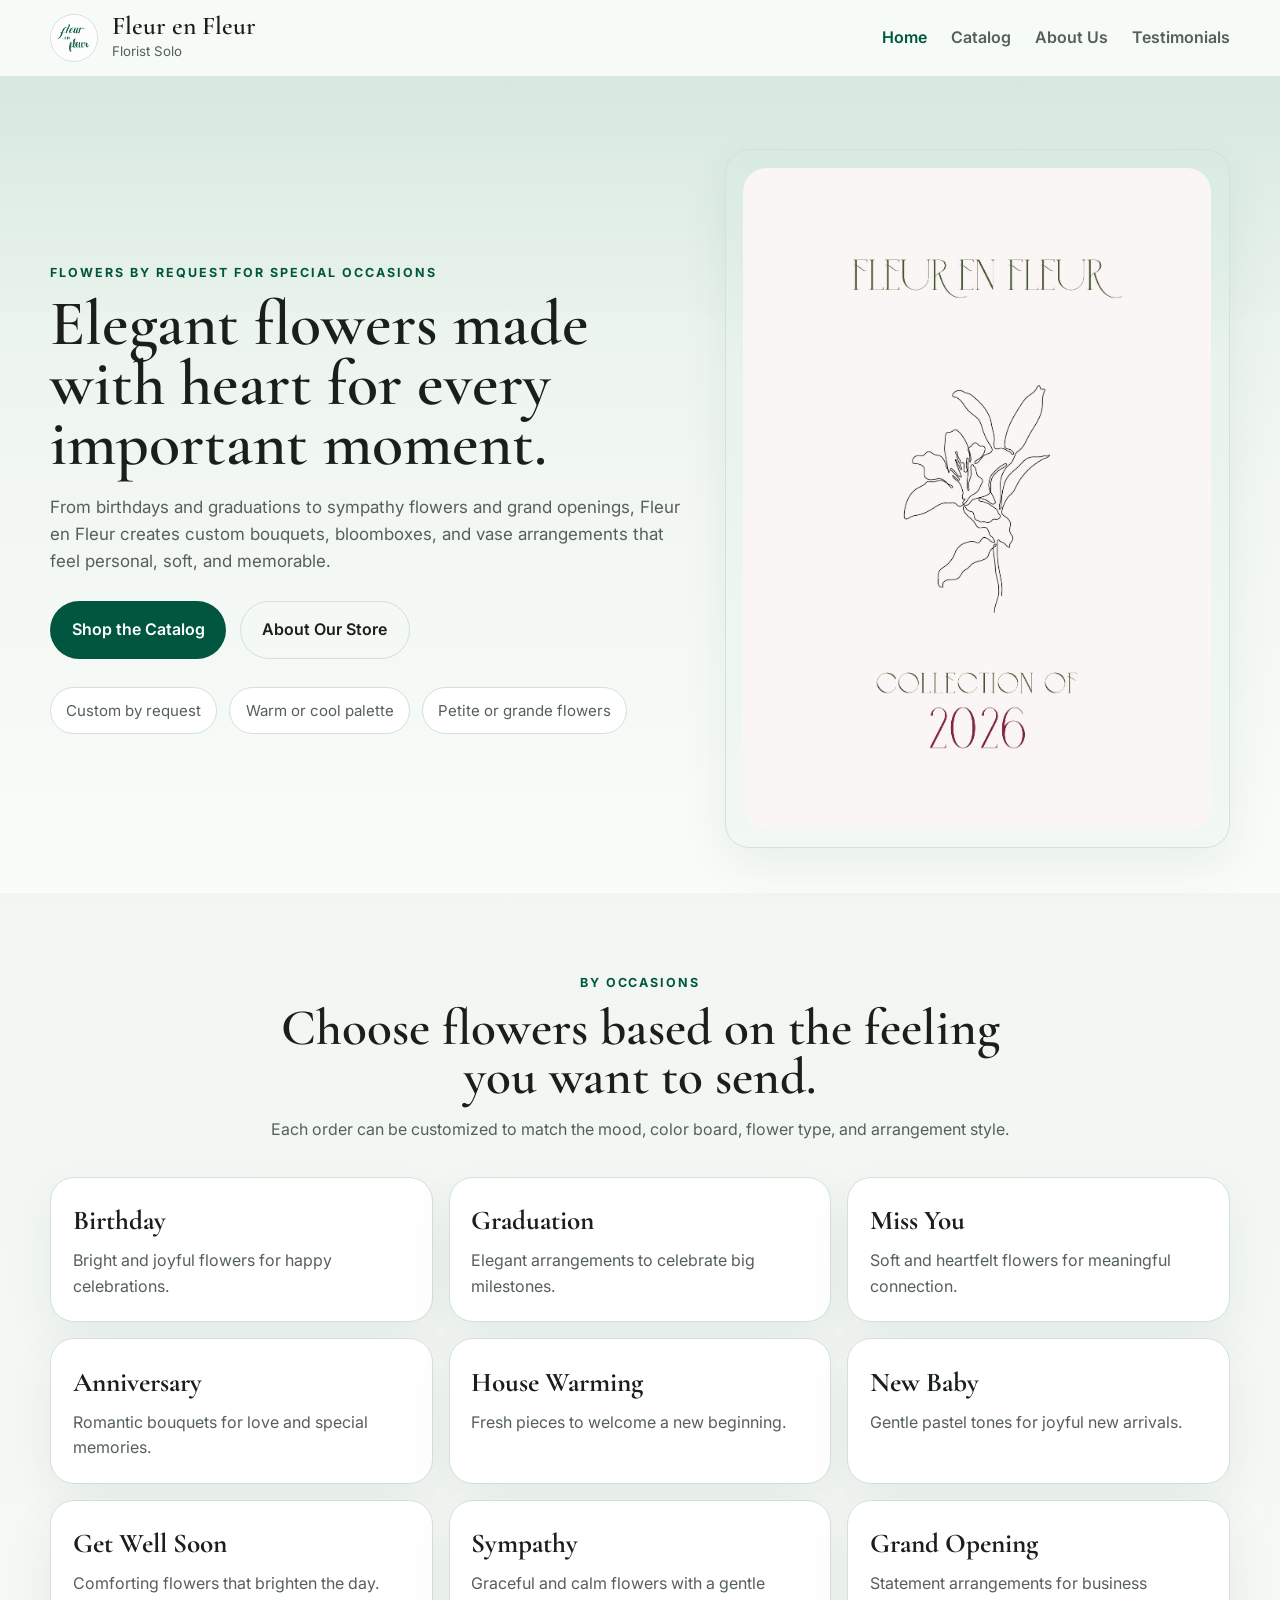
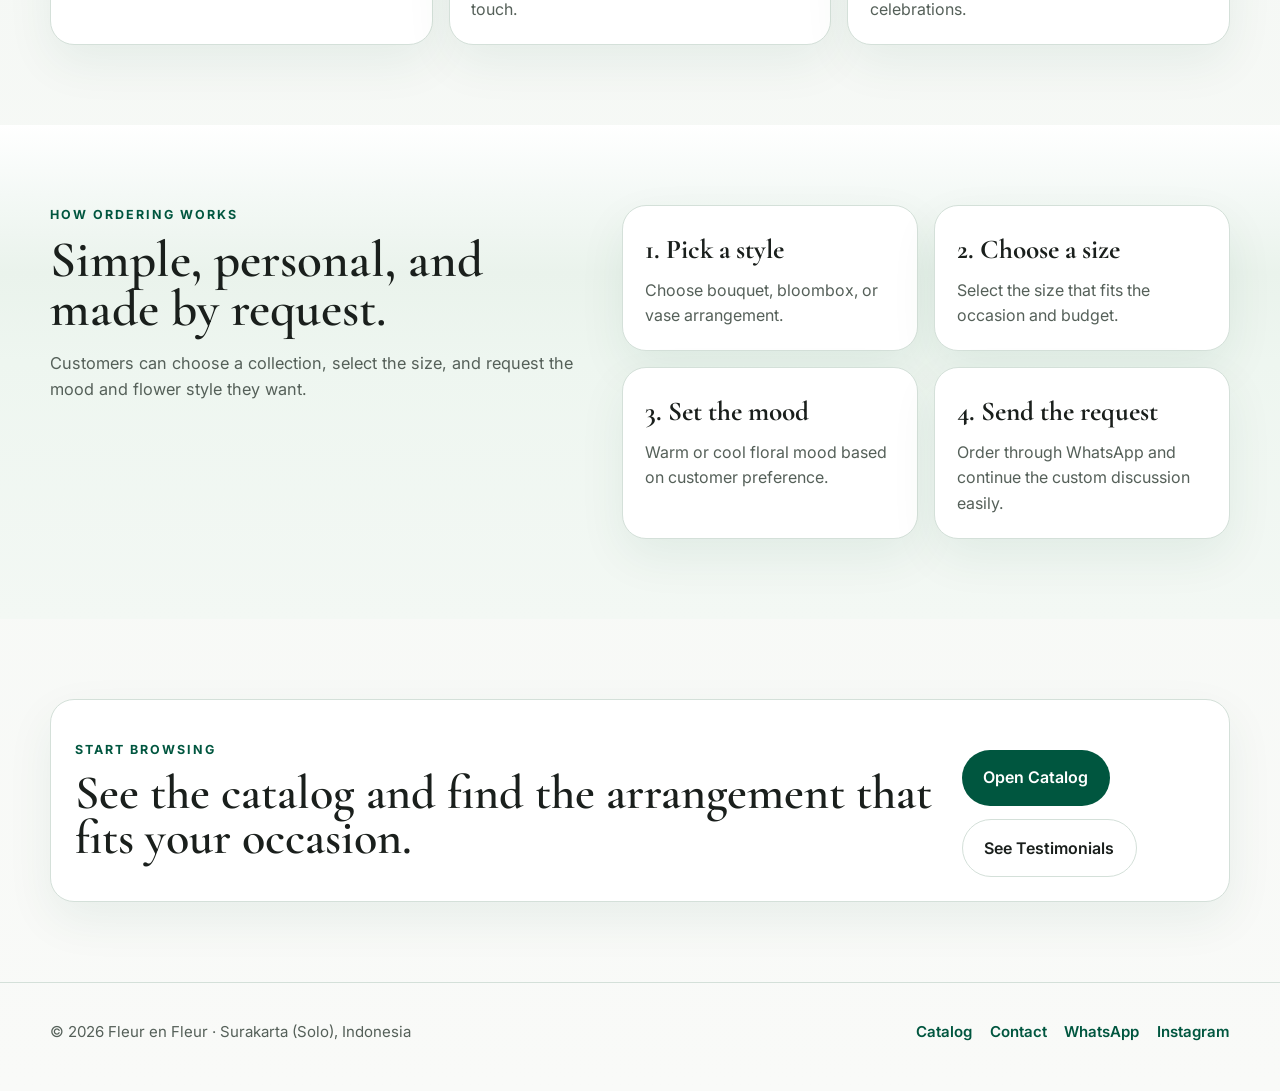
<file: index.html>
<!DOCTYPE html>
<html lang="en">
<head>
  <meta charset="UTF-8" />
  <meta name="viewport" content="width=device-width, initial-scale=1, viewport-fit=cover" />
  <title>Fleur en Fleur</title>
  <meta http-equiv="refresh" content="0; url=home.html" />
  <link rel="canonical" href="home.html" />
  <script>location.replace('home.html');</script>
</head>
<body>
  <p style="font-family: system-ui, sans-serif; padding: 2rem;"><a href="home.html">Continue to Fleur en Fleur</a></p>
</body>
</html>
</file>
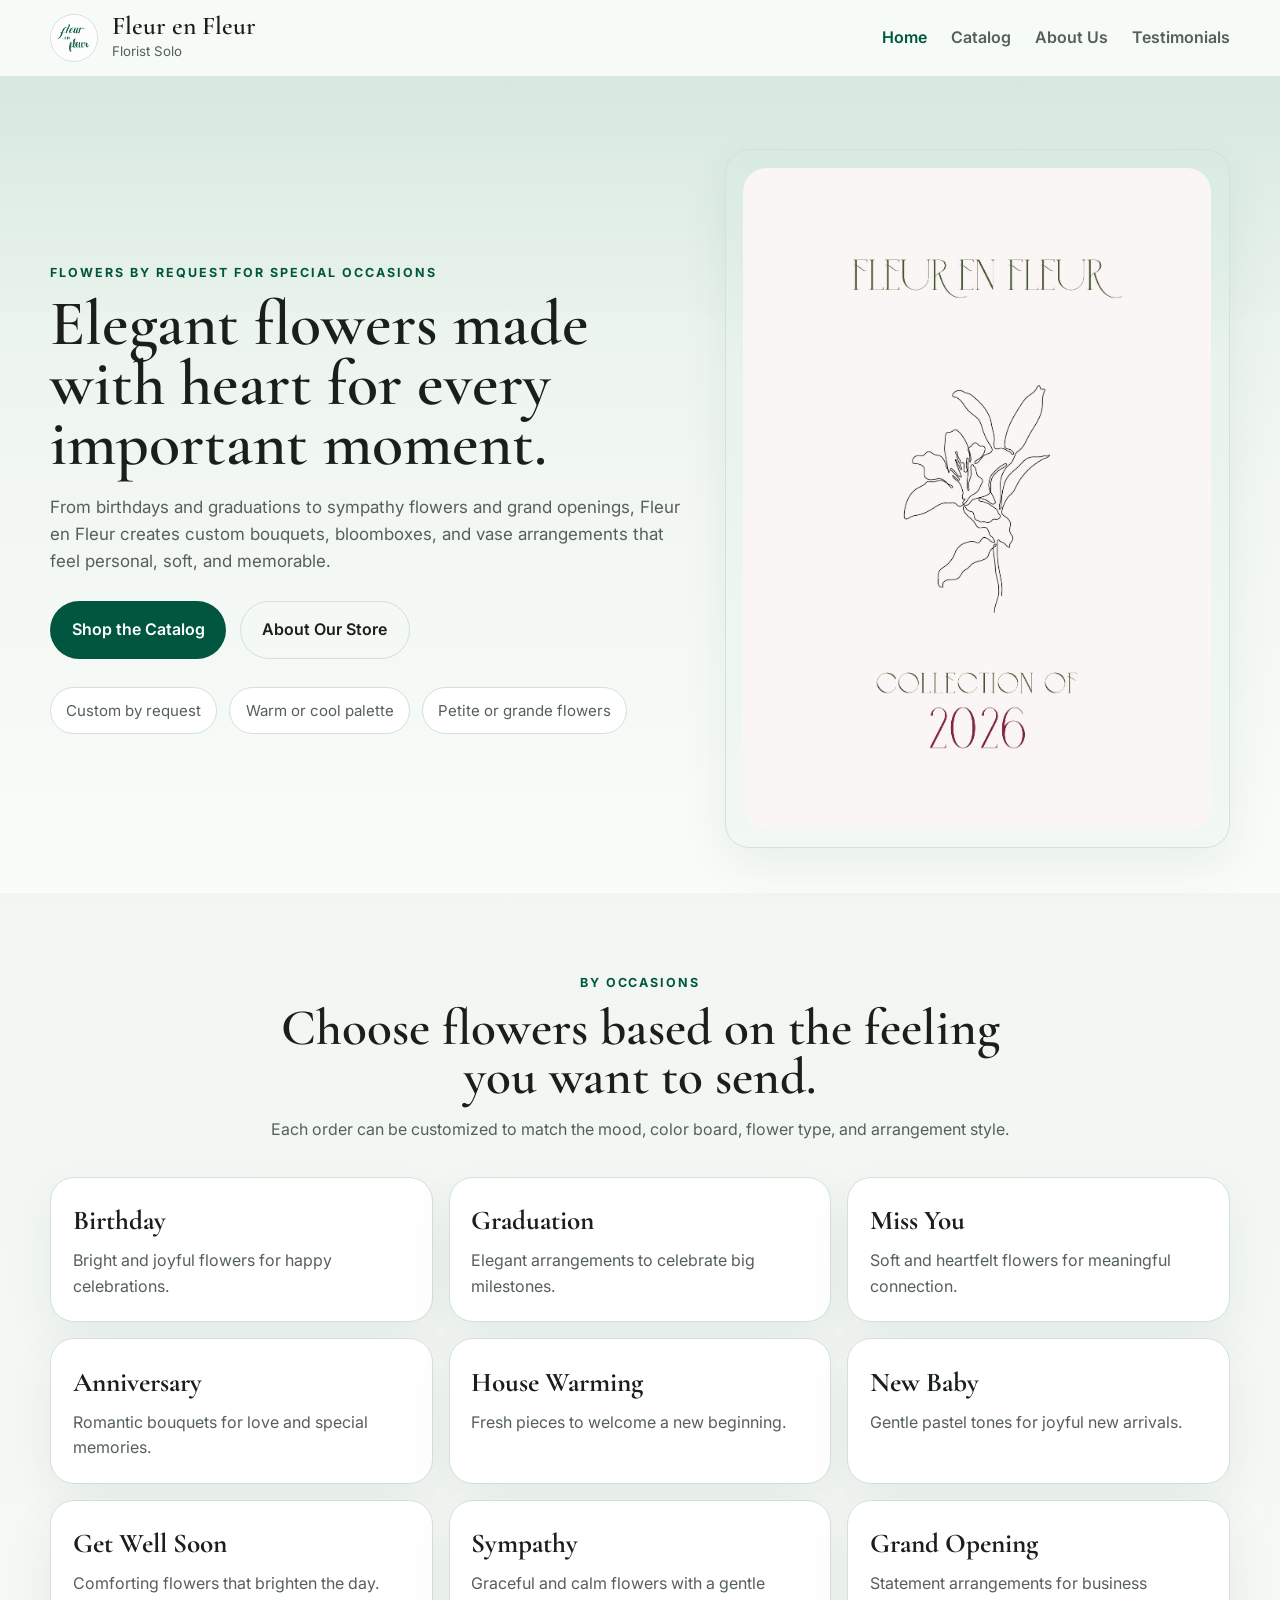
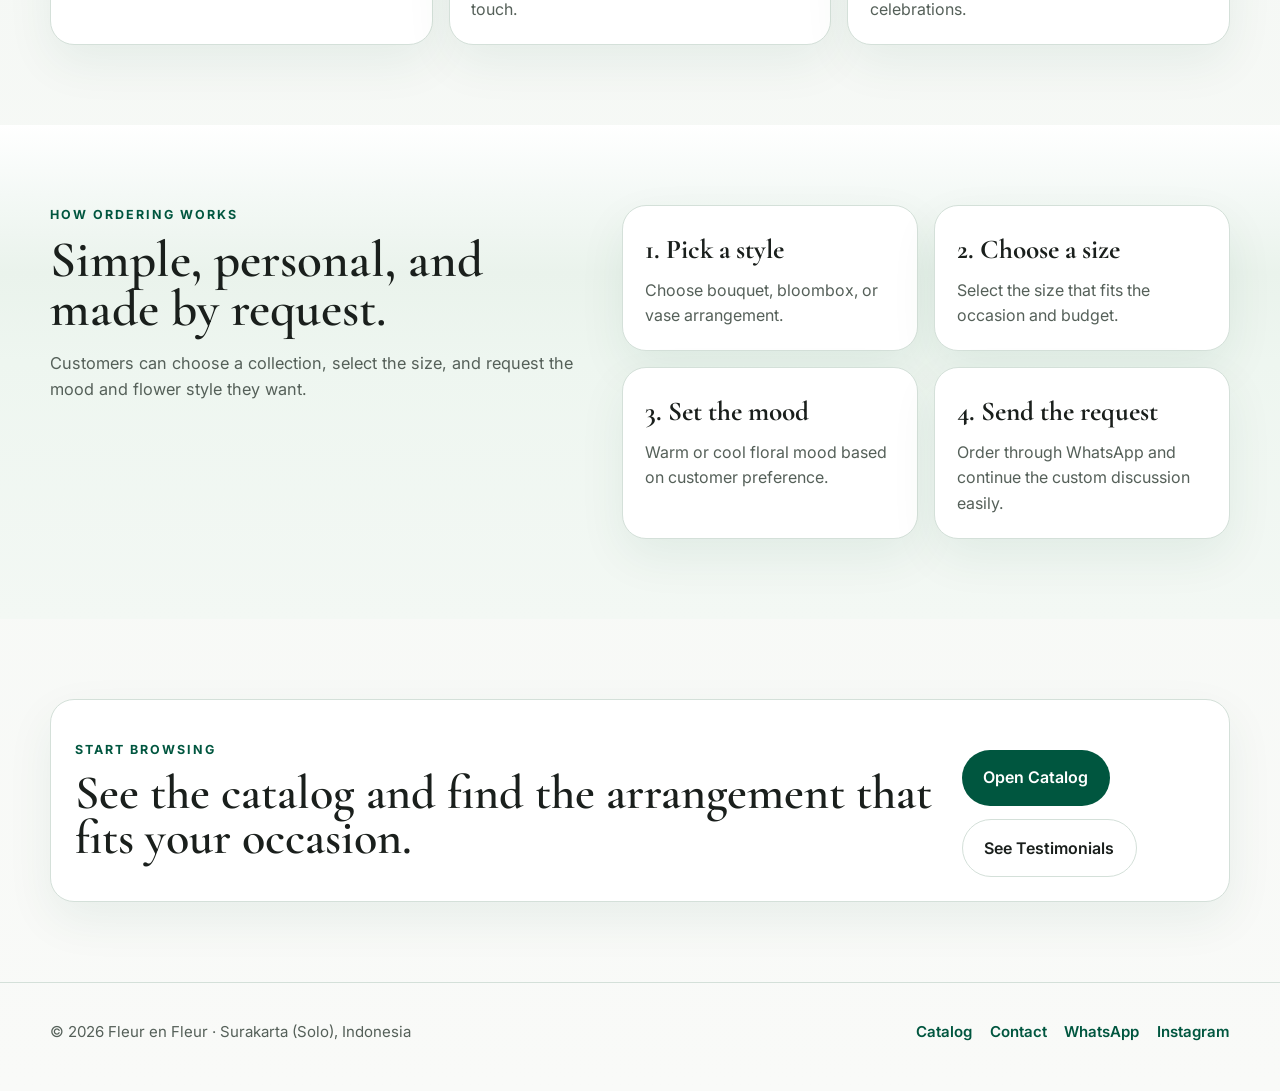
<file: home.html>
<!DOCTYPE html>
<html lang="en">
<head>
  <meta charset="UTF-8" />
  <meta name="viewport" content="width=device-width, initial-scale=1, viewport-fit=cover" />
  <title>Fleur en Fleur | Custom Florist Surakarta (Solo)</title>
  <meta name="description" content="Fleur en Fleur — custom bouquets, garden flowers, bloomboxes, and vase arrangements in Surakarta (Solo), Indonesia. Order via WhatsApp. Collection of 2026." />
  <link rel="icon" href="pics/logo.jpg" type="image/jpeg" />
  <link rel="preconnect" href="https://fonts.googleapis.com">
  <link rel="preconnect" href="https://fonts.gstatic.com" crossorigin>
  <link href="https://fonts.googleapis.com/css2?family=Cormorant+Garamond:wght@400;500;600;700&family=Inter:wght@400;500;600;700&display=swap" rel="stylesheet">
  <link rel="stylesheet" href="css/styles.css" />
</head>
<body>
  <header class="site-header">
    <div class="container nav-wrap">
      <a class="brand" href="home.html">
        <span class="brand-mark"><img src="pics/logo.jpg" alt="" width="48" height="48" /></span>
        <span>
          <strong>Fleur en Fleur</strong>
          <small>Florist Solo</small>
        </span>
      </a>

      <button class="menu-toggle" aria-label="Open menu" aria-expanded="false" aria-controls="nav-menu">
        <span></span><span></span><span></span>
      </button>

      <nav id="nav-menu" class="site-nav">
        <a href="home.html">Home</a>
        <a href="html/catalog.html">Catalog</a>
        <a href="html/about.html">About Us</a>
        <a href="html/testimonials.html">Testimonials</a>
      </nav>
    </div>
  </header>

  <main>
    <section class="hero hero-home accent-bg">
      <div class="container hero-grid">
        <div class="hero-copy">
          <p class="eyebrow">Flowers by request for special occasions</p>
          <h1>Elegant flowers made with heart for every important moment.</h1>
          <p class="hero-text">
            From birthdays and graduations to sympathy flowers and grand openings,
            Fleur en Fleur creates custom bouquets, bloomboxes, and vase arrangements
            that feel personal, soft, and memorable.
          </p>
          <div class="hero-actions">
            <a class="btn btn-primary" href="html/catalog.html">Shop the Catalog</a>
            <a class="btn btn-secondary" href="html/about.html">About Our Store</a>
          </div>
          <ul class="hero-badges">
            <li>Custom by request</li>
            <li>Warm or cool palette</li>
            <li>Petite or grande flowers</li>
          </ul>
        </div>
        <div class="hero-card">
          <img src="assets/cover.jpg" alt="Fleur en Fleur collection cover" />
        </div>
      </div>
    </section>

    <section class="section">
      <div class="container">
        <div class="section-heading">
          <p class="eyebrow">By occasions</p>
          <h2>Choose flowers based on the feeling you want to send.</h2>
          <p>Each order can be customized to match the mood, color board, flower type, and arrangement style.</p>
        </div>

        <div class="occasion-grid">
          <article class="occasion-card"><h3>Birthday</h3><p>Bright and joyful flowers for happy celebrations.</p></article>
          <article class="occasion-card"><h3>Graduation</h3><p>Elegant arrangements to celebrate big milestones.</p></article>
          <article class="occasion-card"><h3>Miss You</h3><p>Soft and heartfelt flowers for meaningful connection.</p></article>
          <article class="occasion-card"><h3>Anniversary</h3><p>Romantic bouquets for love and special memories.</p></article>
          <article class="occasion-card"><h3>House Warming</h3><p>Fresh pieces to welcome a new beginning.</p></article>
          <article class="occasion-card"><h3>New Baby</h3><p>Gentle pastel tones for joyful new arrivals.</p></article>
          <article class="occasion-card"><h3>Get Well Soon</h3><p>Comforting flowers that brighten the day.</p></article>
          <article class="occasion-card"><h3>Sympathy</h3><p>Graceful and calm flowers with a gentle touch.</p></article>
          <article class="occasion-card"><h3>Grand Opening</h3><p>Statement arrangements for business celebrations.</p></article>
        </div>
      </div>
    </section>

    <section class="section soft-bg">
      <div class="container split-grid">
        <div>
          <div class="section-heading left-align no-bottom">
            <p class="eyebrow">How ordering works</p>
            <h2>Simple, personal, and made by request.</h2>
          </div>
          <p class="lead">Customers can choose a collection, select the size, and request the mood and flower style they want.</p>
        </div>
        <div class="info-panels">
          <article class="info-card">
            <h3>1. Pick a style</h3>
            <p>Choose bouquet, bloombox, or vase arrangement.</p>
          </article>
          <article class="info-card">
            <h3>2. Choose a size</h3>
            <p>Select the size that fits the occasion and budget.</p>
          </article>
          <article class="info-card">
            <h3>3. Set the mood</h3>
            <p>Warm or cool floral mood based on customer preference.</p>
          </article>
          <article class="info-card">
            <h3>4. Send the request</h3>
            <p>Order through WhatsApp and continue the custom discussion easily.</p>
          </article>
        </div>
      </div>
    </section>

    <section class="section">
      <div class="container cta-panel">
        <div>
          <p class="eyebrow">Start browsing</p>
          <h2>See the catalog and find the arrangement that fits your occasion.</h2>
        </div>
        <div class="hero-actions cta-actions">
          <a class="btn btn-primary" href="html/catalog.html">Open Catalog</a>
          <a class="btn btn-secondary" href="html/testimonials.html">See Testimonials</a>
        </div>
      </div>
    </section>
  </main>

  <footer class="site-footer">
    <div class="container footer-wrap">
      <p>© 2026 Fleur en Fleur · Surakarta (Solo), Indonesia</p>
      <nav class="footer-links" aria-label="Footer">
        <a href="html/catalog.html">Catalog</a>
        <a href="html/about.html">Contact</a>
        <a href="https://wa.me/6289609338889" target="_blank" rel="noopener">WhatsApp</a>
        <a href="https://www.instagram.com/fleurenfleur.florist/" target="_blank" rel="noopener">Instagram</a>
      </nav>
    </div>
  </footer>

  <script src="js/script.js"></script>
</body>
</html>
</file>
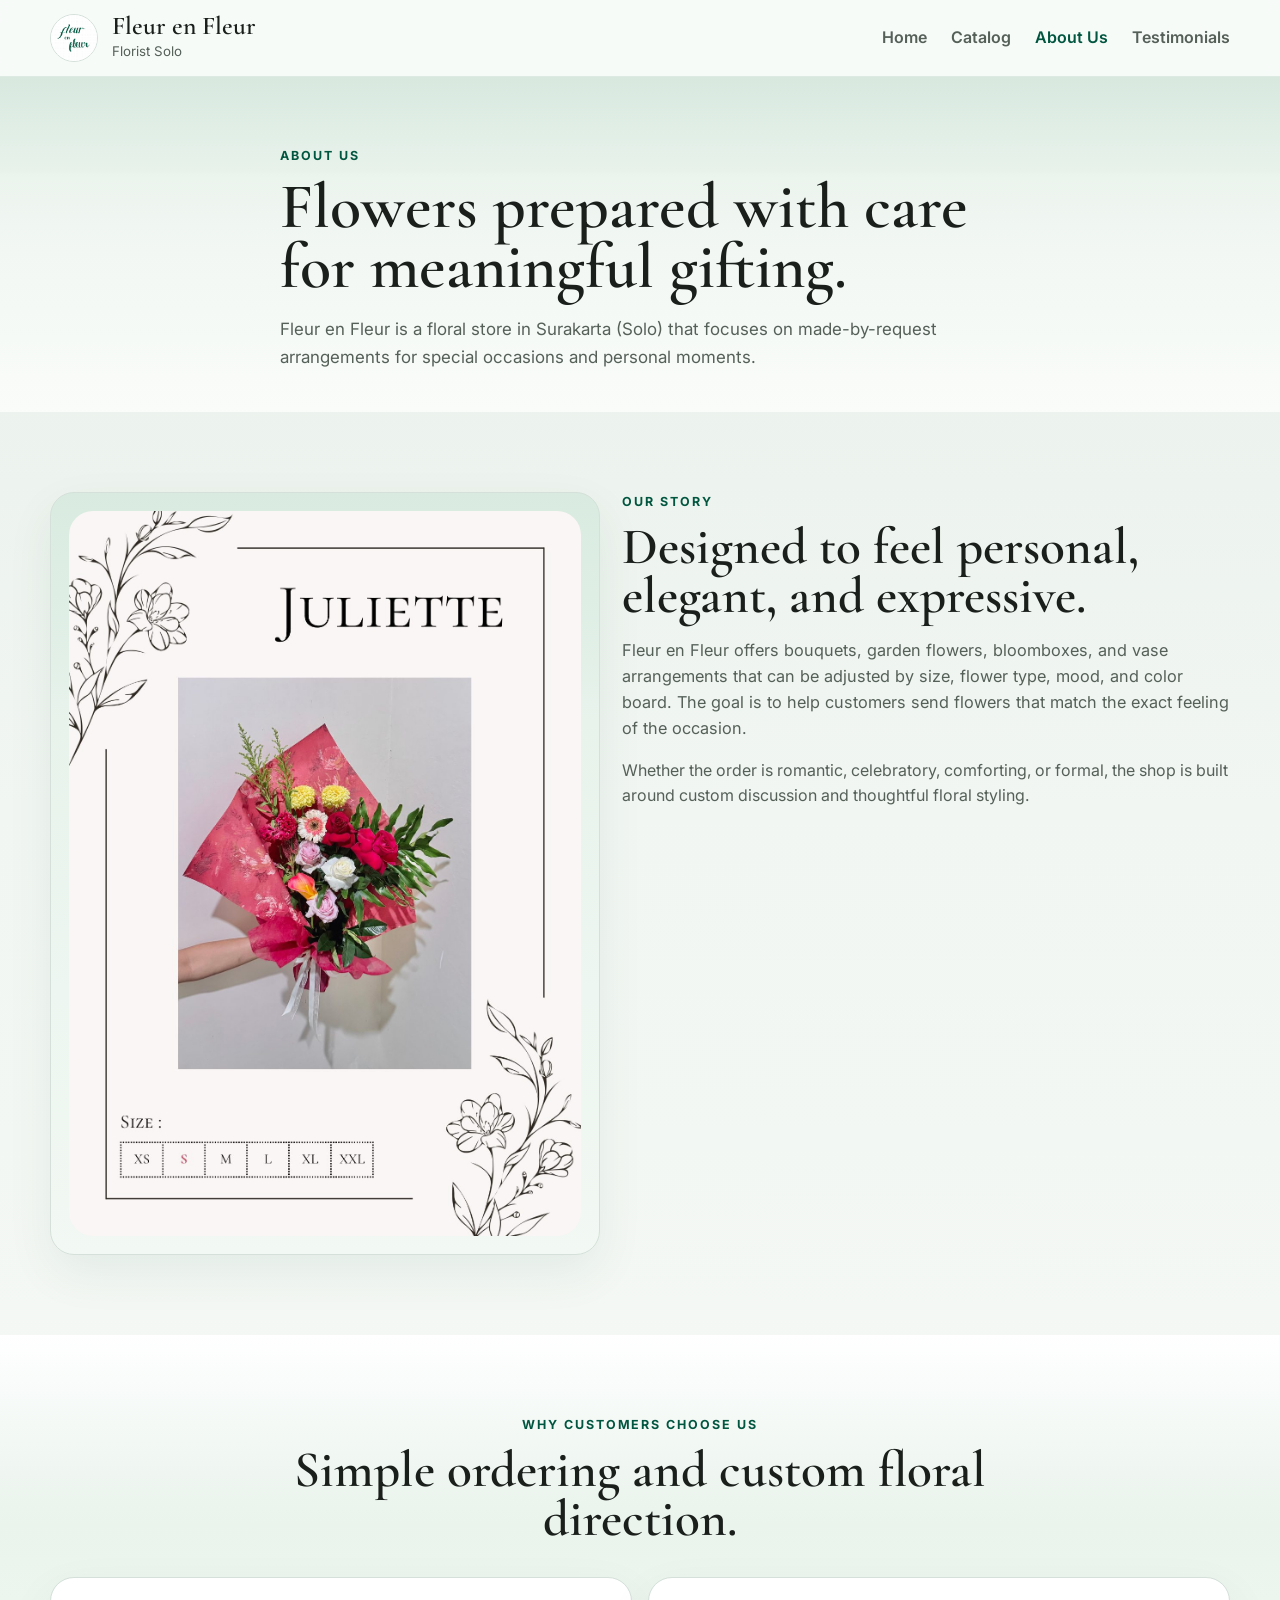
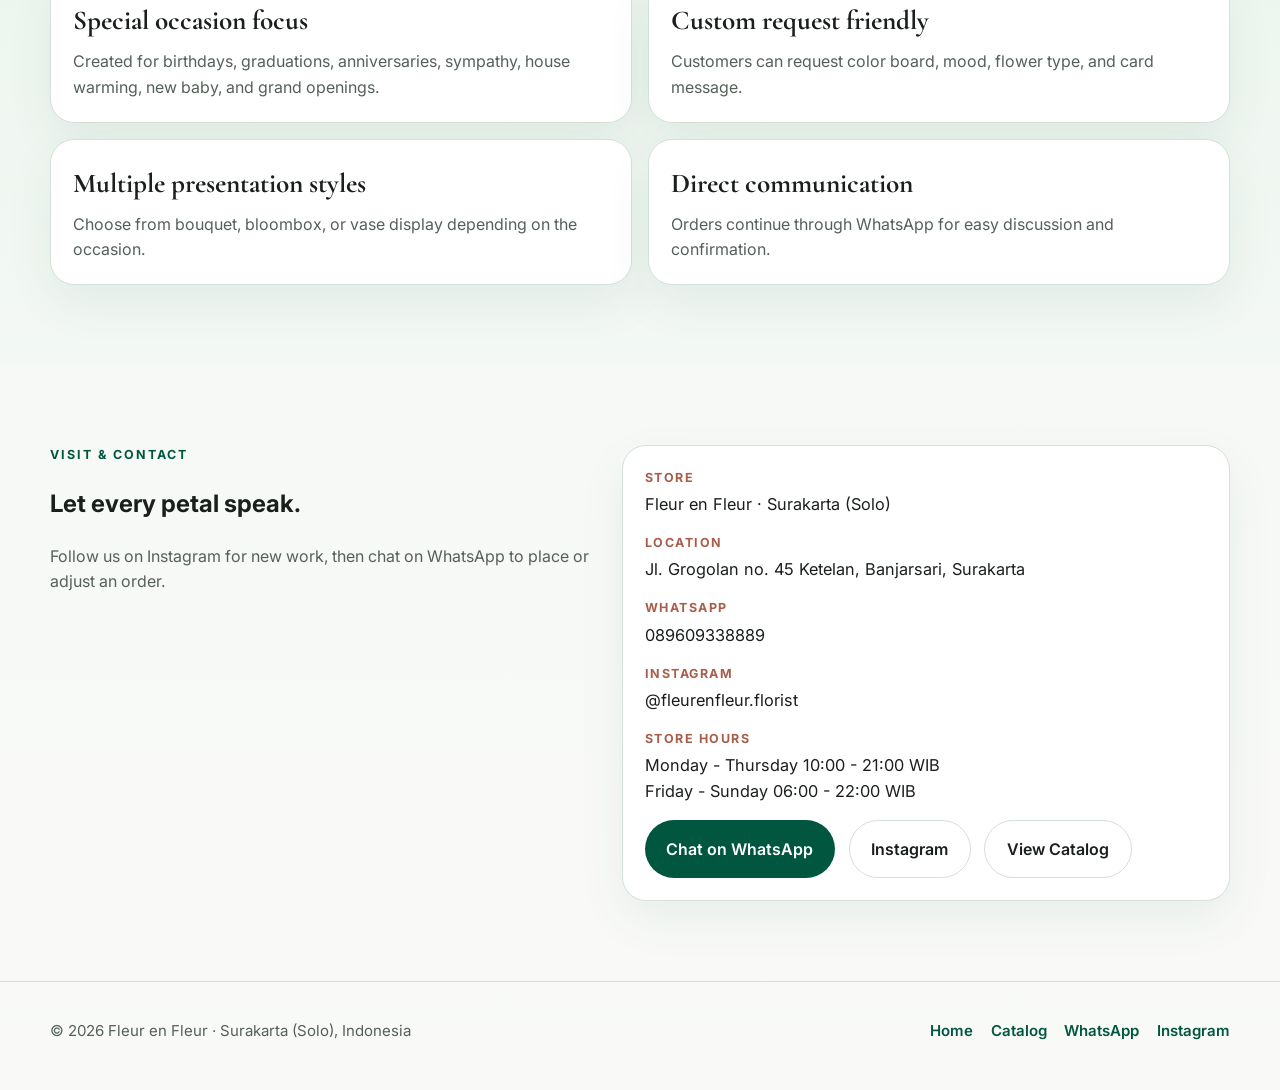
<file: html/about.html>
<!DOCTYPE html>
<html lang="en">
<head>
  <meta charset="UTF-8" />
  <meta name="viewport" content="width=device-width, initial-scale=1, viewport-fit=cover" />
  <title>About &amp; Contact | Fleur en Fleur — Surakarta (Solo)</title>
  <meta name="description" content="Visit Fleur en Fleur in Surakarta (Solo), Indonesia: Jl. Grogolan Ketelan. WhatsApp 0896 0933 8889. Hours, Instagram, and custom flower orders." />
  <link rel="icon" href="../pics/logo.jpg" type="image/jpeg" />
  <link rel="preconnect" href="https://fonts.googleapis.com">
  <link rel="preconnect" href="https://fonts.gstatic.com" crossorigin>
  <link href="https://fonts.googleapis.com/css2?family=Cormorant+Garamond:wght@400;500;600;700&family=Inter:wght@400;500;600;700&display=swap" rel="stylesheet">
  <link rel="stylesheet" href="../css/styles.css" />
</head>
<body>
  <header class="site-header">
    <div class="container nav-wrap">
      <a class="brand" href="../home.html">
        <span class="brand-mark"><img src="../pics/logo.jpg" alt="" width="48" height="48" /></span>
        <span>
          <strong>Fleur en Fleur</strong>
          <small>Florist Solo</small>
        </span>
      </a>

      <button class="menu-toggle" aria-label="Open menu" aria-expanded="false" aria-controls="nav-menu">
        <span></span><span></span><span></span>
      </button>

      <nav id="nav-menu" class="site-nav">
        <a href="../home.html">Home</a>
        <a href="catalog.html">Catalog</a>
        <a href="about.html">About Us</a>
        <a href="testimonials.html">Testimonials</a>
      </nav>
    </div>
  </header>

  <main>
    <section class="page-hero accent-bg">
      <div class="container page-hero-inner narrow">
        <p class="eyebrow">About us</p>
        <h1>Flowers prepared with care for meaningful gifting.</h1>
        <p>Fleur en Fleur is a floral store in Surakarta (Solo) that focuses on made-by-request arrangements for special occasions and personal moments.</p>
      </div>
    </section>

    <section class="section">
      <div class="container split-grid about-split">
        <div class="hero-card">
          <img src="../assets/juliette.jpg" alt="Fleur en Fleur arrangement" />
        </div>
        <div>
          <div class="section-heading left-align no-bottom">
            <p class="eyebrow">Our story</p>
            <h2>Designed to feel personal, elegant, and expressive.</h2>
          </div>
          <p class="lead">
            Fleur en Fleur offers bouquets, garden flowers, bloomboxes, and vase arrangements that can be adjusted by size,
            flower type, mood, and color board. The goal is to help customers send flowers that match the exact feeling of the occasion.
          </p>
          <p class="muted-paragraph">
            Whether the order is romantic, celebratory, comforting, or formal, the shop is built around custom discussion and thoughtful floral styling.
          </p>
        </div>
      </div>
    </section>

    <section class="section soft-bg">
      <div class="container">
        <div class="section-heading">
          <p class="eyebrow">Why customers choose us</p>
          <h2>Simple ordering and custom floral direction.</h2>
        </div>
        <div class="info-panels">
          <article class="info-card">
            <h3>Special occasion focus</h3>
            <p>Created for birthdays, graduations, anniversaries, sympathy, house warming, new baby, and grand openings.</p>
          </article>
          <article class="info-card">
            <h3>Custom request friendly</h3>
            <p>Customers can request color board, mood, flower type, and card message.</p>
          </article>
          <article class="info-card">
            <h3>Multiple presentation styles</h3>
            <p>Choose from bouquet, bloombox, or vase display depending on the occasion.</p>
          </article>
          <article class="info-card">
            <h3>Direct communication</h3>
            <p>Orders continue through WhatsApp for easy discussion and confirmation.</p>
          </article>
        </div>
      </div>
    </section>

    <section class="section">
      <div class="container contact-grid">
        <div>
          <p class="eyebrow">Visit & contact</p>
          <h2>Let every petal speak.</h2>
          <p class="muted-paragraph">Follow us on Instagram for new work, then chat on WhatsApp to place or adjust an order.</p>
        </div>

        <div class="contact-card">
          <div>
            <span class="contact-label">Store</span>
            <p>Fleur en Fleur · Surakarta (Solo)</p>
          </div>
          <div>
            <span class="contact-label">Location</span>
            <p>Jl. Grogolan no. 45 Ketelan, Banjarsari, Surakarta</p>
          </div>
          <div>
            <span class="contact-label">WhatsApp</span>
            <p>089609338889</p>
          </div>
          <div>
            <span class="contact-label">Instagram</span>
            <p>@fleurenfleur.florist</p>
          </div>
          <div>
            <span class="contact-label">Store hours</span>
            <p>Monday - Thursday 10:00 - 21:00 WIB<br>Friday - Sunday 06:00 - 22:00 WIB</p>
          </div>
          <div class="contact-actions">
            <a class="btn btn-primary" href="https://wa.me/6289609338889" target="_blank" rel="noopener">Chat on WhatsApp</a>
            <a class="btn btn-secondary" href="https://www.instagram.com/fleurenfleur.florist/" target="_blank" rel="noopener">Instagram</a>
            <a class="btn btn-secondary" href="catalog.html">View Catalog</a>
          </div>
        </div>
      </div>
    </section>
  </main>

  <footer class="site-footer">
    <div class="container footer-wrap">
      <p>© 2026 Fleur en Fleur · Surakarta (Solo), Indonesia</p>
      <nav class="footer-links" aria-label="Footer">
        <a href="../home.html">Home</a>
        <a href="catalog.html">Catalog</a>
        <a href="https://wa.me/6289609338889" target="_blank" rel="noopener">WhatsApp</a>
        <a href="https://www.instagram.com/fleurenfleur.florist/" target="_blank" rel="noopener">Instagram</a>
      </nav>
    </div>
  </footer>

  <script src="../js/script.js"></script>
</body>
</html>
</file>
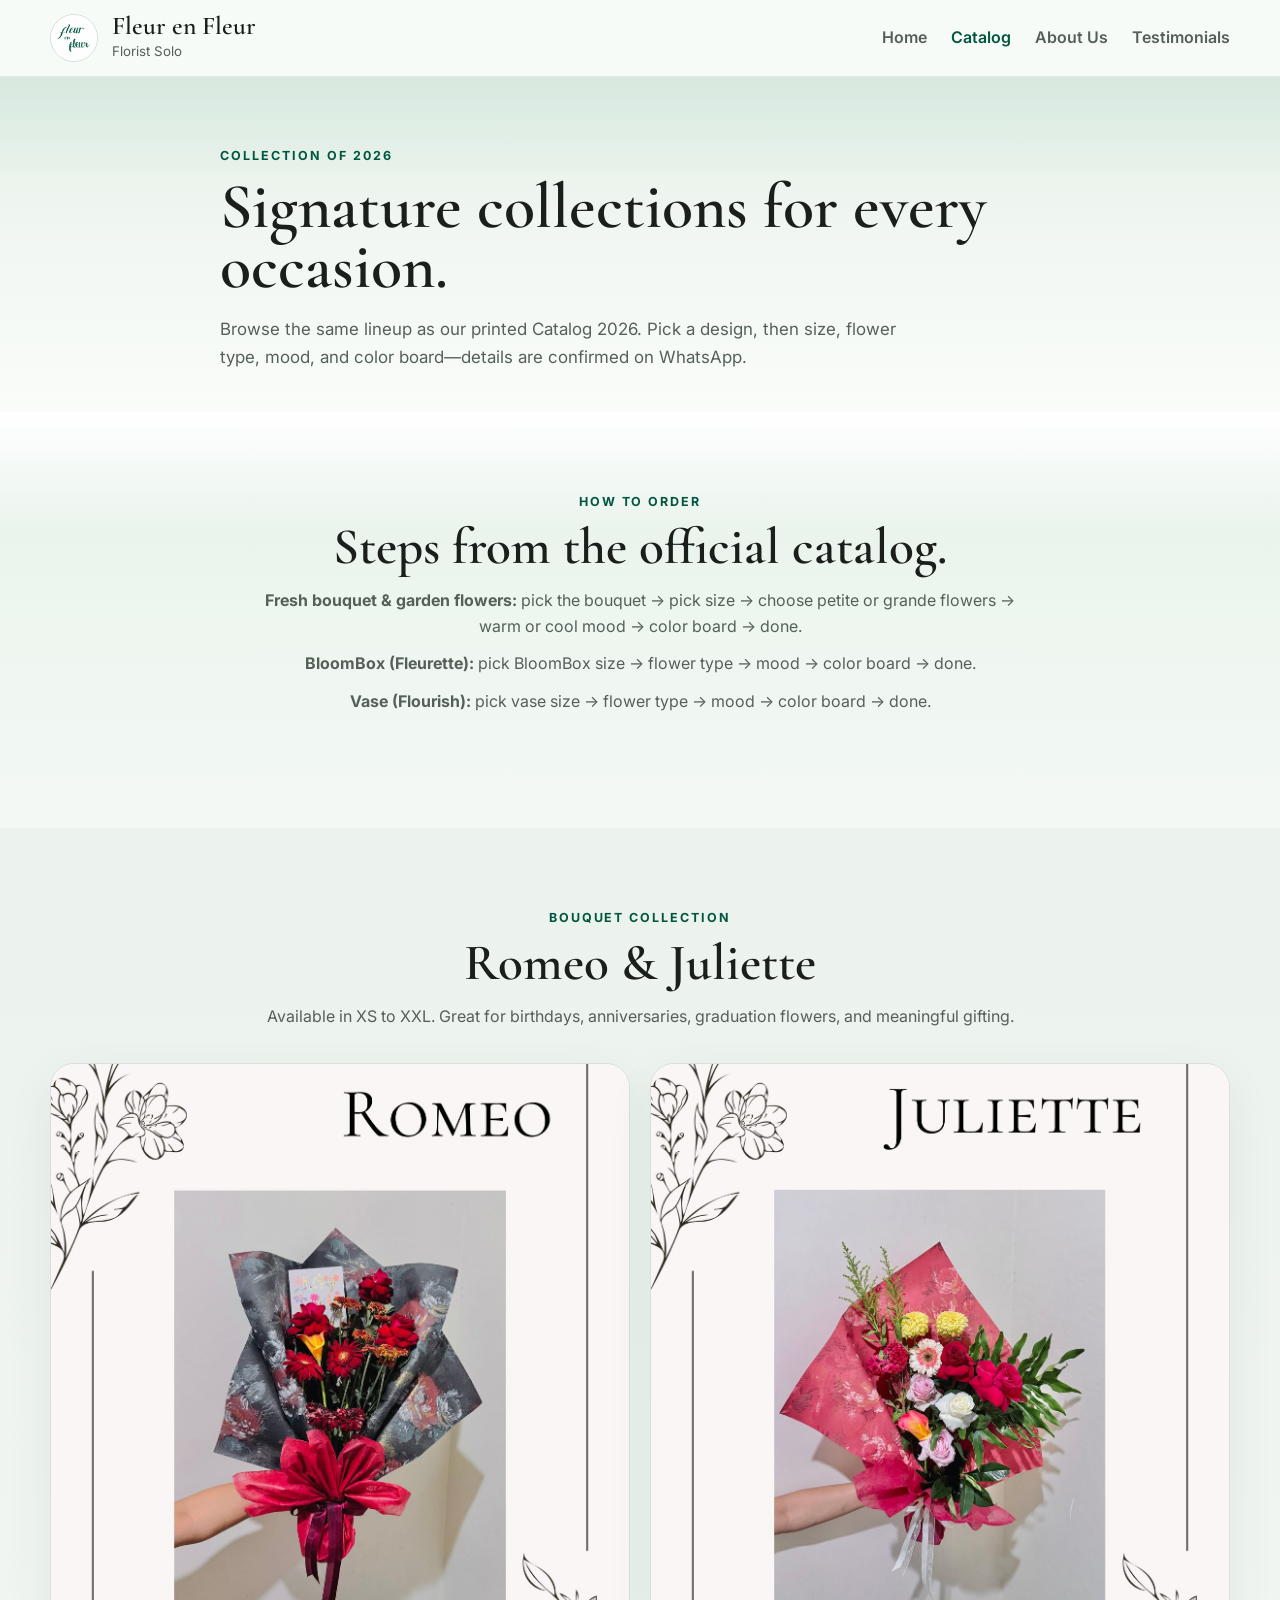
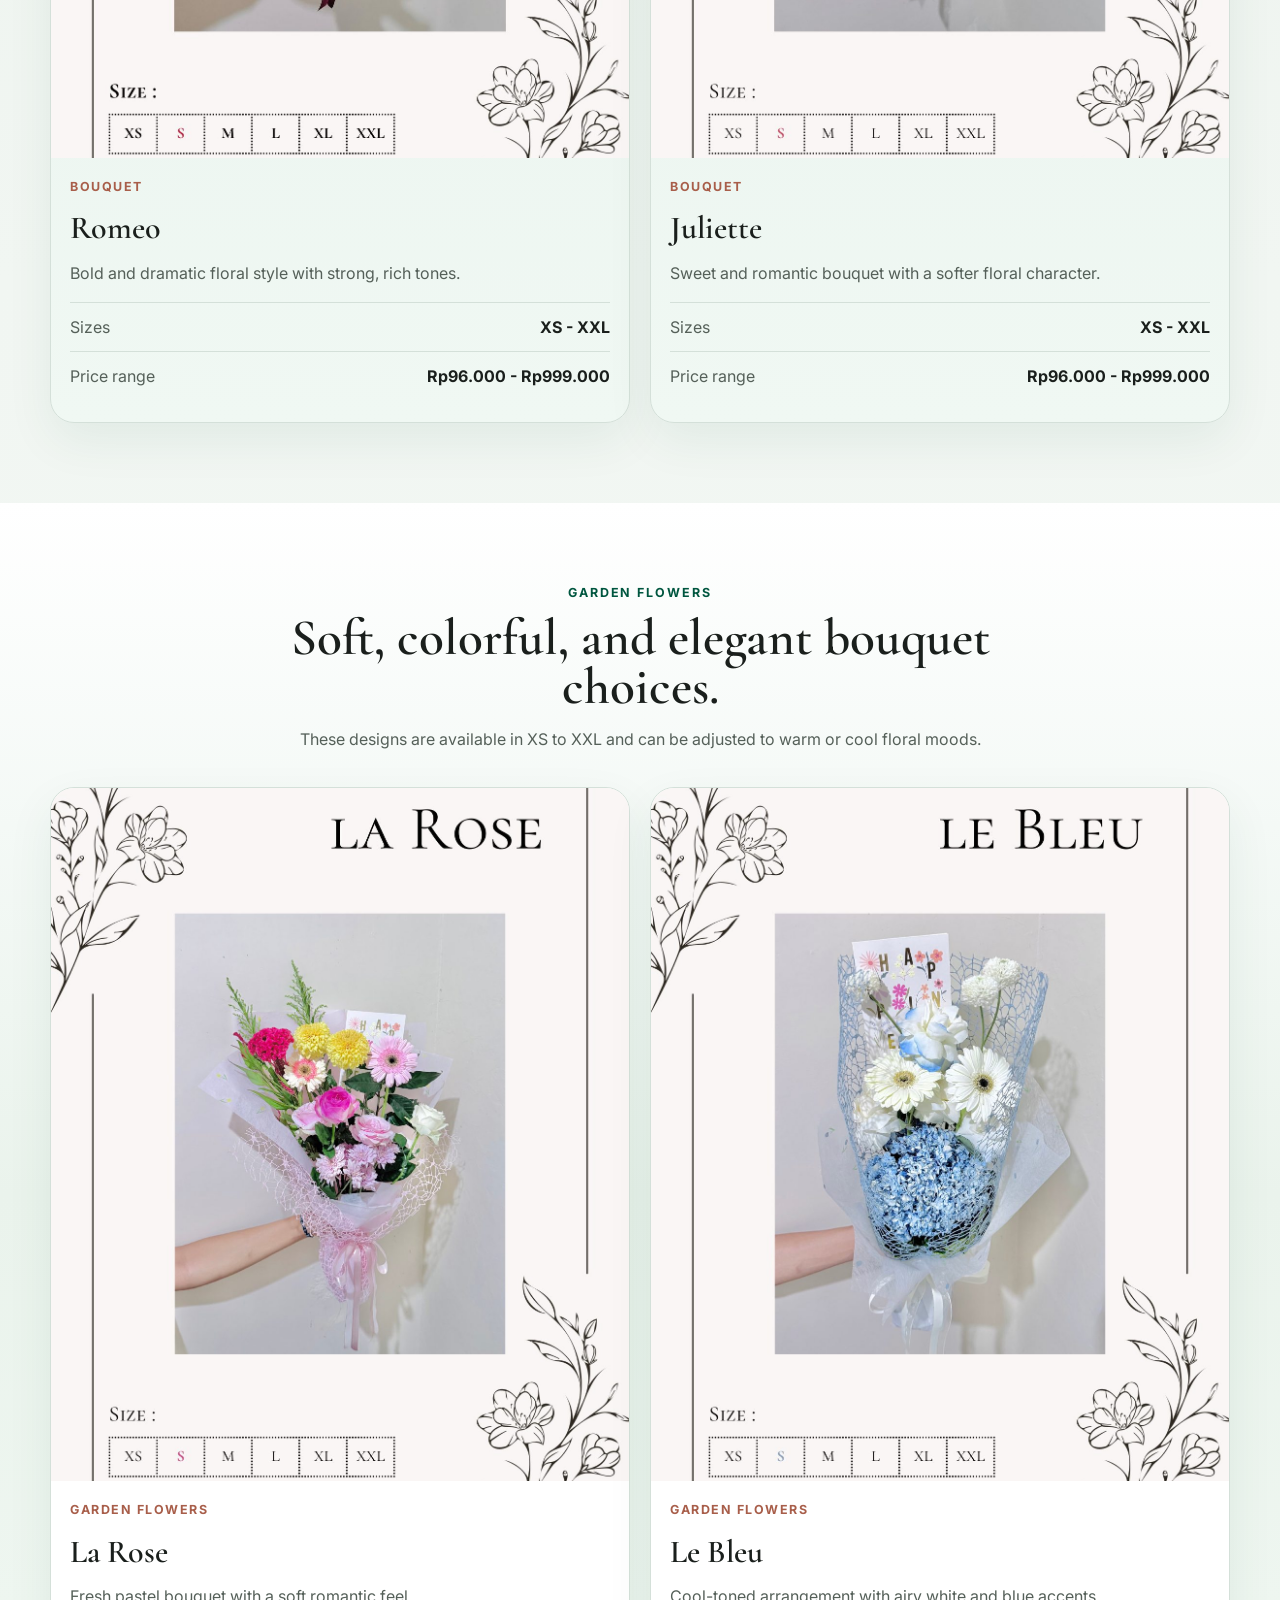
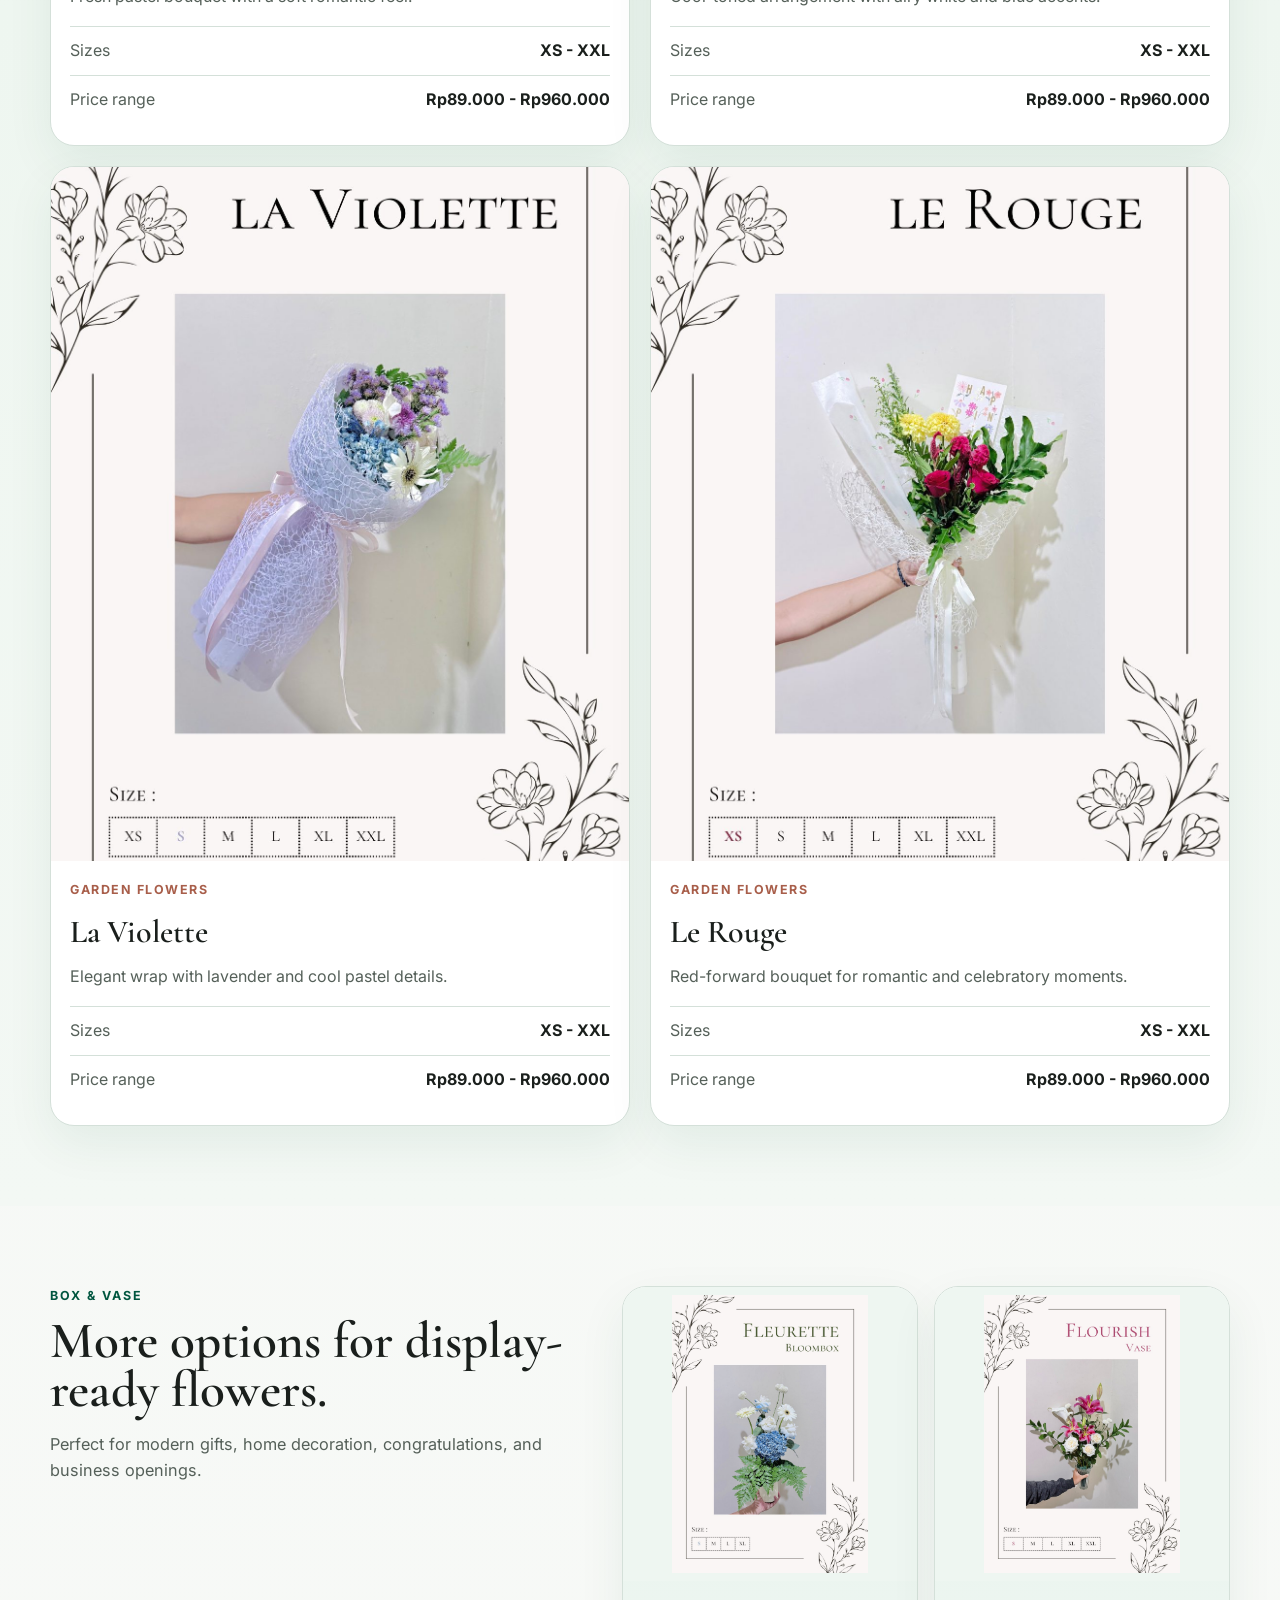
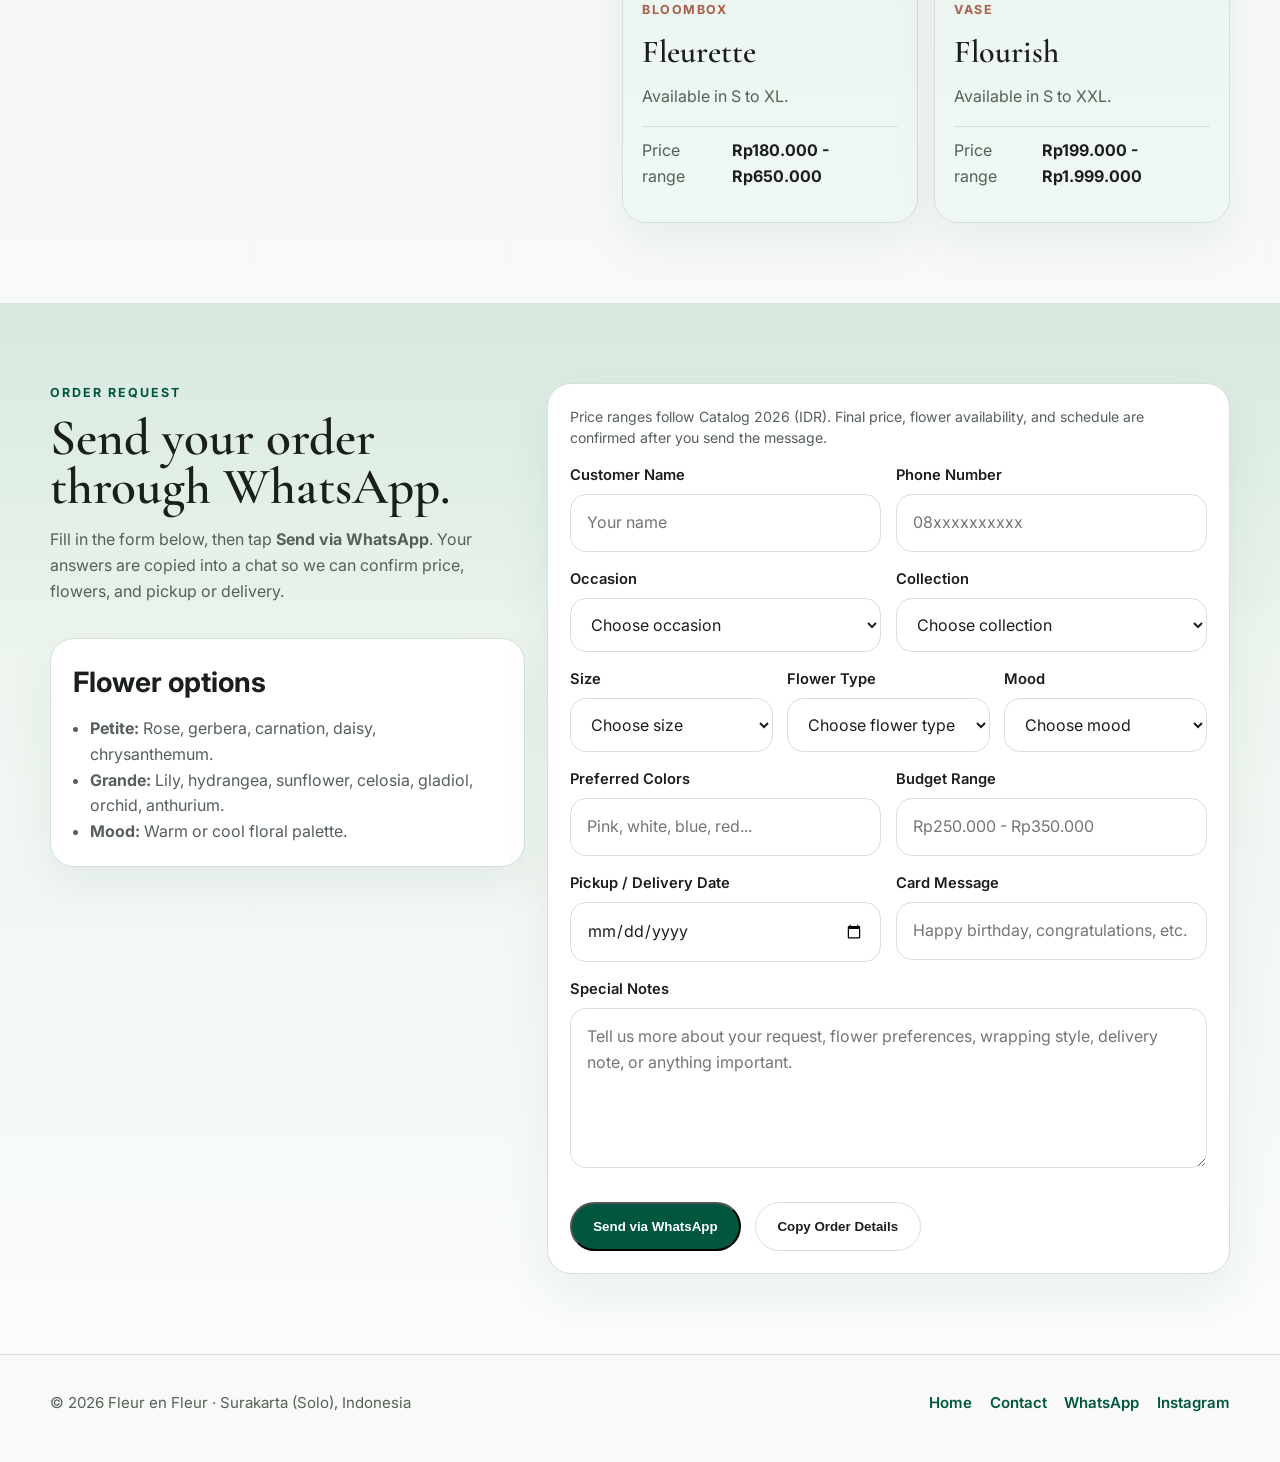
<file: html/catalog.html>
<!DOCTYPE html>
<html lang="en">
<head>
  <meta charset="UTF-8" />
  <meta name="viewport" content="width=device-width, initial-scale=1, viewport-fit=cover" />
  <title>Catalog 2026 | Fleur en Fleur</title>
  <meta name="description" content="Fleur en Fleur Catalog 2026: Romeo &amp; Juliette, garden flowers, Fleurette bloombox, Flourish vase. Prices in IDR. Order through WhatsApp." />
  <link rel="icon" href="../pics/logo.jpg" type="image/jpeg" />
  <link rel="preconnect" href="https://fonts.googleapis.com">
  <link rel="preconnect" href="https://fonts.gstatic.com" crossorigin>
  <link href="https://fonts.googleapis.com/css2?family=Cormorant+Garamond:wght@400;500;600;700&family=Inter:wght@400;500;600;700&display=swap" rel="stylesheet">
  <link rel="stylesheet" href="../css/styles.css" />
</head>
<body>
  <header class="site-header">
    <div class="container nav-wrap">
      <a class="brand" href="../home.html">
        <span class="brand-mark"><img src="../pics/logo.jpg" alt="" width="48" height="48" /></span>
        <span>
          <strong>Fleur en Fleur</strong>
          <small>Florist Solo</small>
        </span>
      </a>

      <button class="menu-toggle" aria-label="Open menu" aria-expanded="false" aria-controls="nav-menu">
        <span></span><span></span><span></span>
      </button>

      <nav id="nav-menu" class="site-nav">
        <a href="../home.html">Home</a>
        <a href="catalog.html">Catalog</a>
        <a href="about.html">About Us</a>
        <a href="testimonials.html">Testimonials</a>
      </nav>
    </div>
  </header>

  <main>
    <section class="page-hero accent-bg">
      <div class="container page-hero-inner">
        <p class="eyebrow">Collection of 2026</p>
        <h1>Signature collections for every occasion.</h1>
        <p>Browse the same lineup as our printed Catalog 2026. Pick a design, then size, flower type, mood, and color board—details are confirmed on WhatsApp.</p>
      </div>
    </section>

    <section class="section soft-bg">
      <div class="container">
        <div class="section-heading">
          <p class="eyebrow">How to order</p>
          <h2>Steps from the official catalog.</h2>
          <p><strong>Fresh bouquet &amp; garden flowers:</strong> pick the bouquet → pick size → choose petite or grande flowers → warm or cool mood → color board → done.</p>
          <p><strong>BloomBox (Fleurette):</strong> pick BloomBox size → flower type → mood → color board → done.</p>
          <p><strong>Vase (Flourish):</strong> pick vase size → flower type → mood → color board → done.</p>
        </div>
      </div>
    </section>

    <section class="section">
      <div class="container">
        <div class="section-heading">
          <p class="eyebrow">Bouquet collection</p>
          <h2>Romeo & Juliette</h2>
          <p>Available in XS to XXL. Great for birthdays, anniversaries, graduation flowers, and meaningful gifting.</p>
        </div>

        <div class="collection-grid two-featured">
          <article class="product-card featured-card">
            <img src="../assets/romeo.jpg" alt="Romeo bouquet" />
            <div class="product-content">
              <p class="product-label">Bouquet</p>
              <h3>Romeo</h3>
              <p>Bold and dramatic floral style with strong, rich tones.</p>
              <div class="meta-row"><span>Sizes</span><strong>XS - XXL</strong></div>
              <div class="meta-row"><span>Price range</span><strong>Rp96.000 - Rp999.000</strong></div>
            </div>
          </article>

          <article class="product-card featured-card">
            <img src="../assets/juliette.jpg" alt="Juliette bouquet" />
            <div class="product-content">
              <p class="product-label">Bouquet</p>
              <h3>Juliette</h3>
              <p>Sweet and romantic bouquet with a softer floral character.</p>
              <div class="meta-row"><span>Sizes</span><strong>XS - XXL</strong></div>
              <div class="meta-row"><span>Price range</span><strong>Rp96.000 - Rp999.000</strong></div>
            </div>
          </article>
        </div>
      </div>
    </section>

    <section class="section soft-bg">
      <div class="container">
        <div class="section-heading">
          <p class="eyebrow">Garden flowers</p>
          <h2>Soft, colorful, and elegant bouquet choices.</h2>
          <p>These designs are available in XS to XXL and can be adjusted to warm or cool floral moods.</p>
        </div>

        <div class="collection-grid">
          <article class="product-card">
            <img src="../assets/la_rose.jpg" alt="La Rose bouquet" />
            <div class="product-content">
              <p class="product-label">Garden Flowers</p>
              <h3>La Rose</h3>
              <p>Fresh pastel bouquet with a soft romantic feel.</p>
              <div class="meta-row"><span>Sizes</span><strong>XS - XXL</strong></div>
              <div class="meta-row"><span>Price range</span><strong>Rp89.000 - Rp960.000</strong></div>
            </div>
          </article>

          <article class="product-card">
            <img src="../assets/le_bleu.jpg" alt="Le Bleu bouquet" />
            <div class="product-content">
              <p class="product-label">Garden Flowers</p>
              <h3>Le Bleu</h3>
              <p>Cool-toned arrangement with airy white and blue accents.</p>
              <div class="meta-row"><span>Sizes</span><strong>XS - XXL</strong></div>
              <div class="meta-row"><span>Price range</span><strong>Rp89.000 - Rp960.000</strong></div>
            </div>
          </article>

          <article class="product-card">
            <img src="../assets/la_violette.jpg" alt="La Violette bouquet" />
            <div class="product-content">
              <p class="product-label">Garden Flowers</p>
              <h3>La Violette</h3>
              <p>Elegant wrap with lavender and cool pastel details.</p>
              <div class="meta-row"><span>Sizes</span><strong>XS - XXL</strong></div>
              <div class="meta-row"><span>Price range</span><strong>Rp89.000 - Rp960.000</strong></div>
            </div>
          </article>

          <article class="product-card">
            <img src="../assets/le_rouge.jpg" alt="Le Rouge bouquet" />
            <div class="product-content">
              <p class="product-label">Garden Flowers</p>
              <h3>Le Rouge</h3>
              <p>Red-forward bouquet for romantic and celebratory moments.</p>
              <div class="meta-row"><span>Sizes</span><strong>XS - XXL</strong></div>
              <div class="meta-row"><span>Price range</span><strong>Rp89.000 - Rp960.000</strong></div>
            </div>
          </article>
        </div>
      </div>
    </section>

    <section class="section">
      <div class="container split-grid">
        <div>
          <div class="section-heading left-align no-bottom">
            <p class="eyebrow">Box & vase</p>
            <h2>More options for display-ready flowers.</h2>
          </div>
          <p class="lead">Perfect for modern gifts, home decoration, congratulations, and business openings.</p>
        </div>

        <div class="info-panels product-panels">
          <article class="product-card featured-card small-product-card">
            <img src="../assets/fleurette.jpg" alt="Fleurette bloombox" />
            <div class="product-content">
              <p class="product-label">BloomBox</p>
              <h3>Fleurette</h3>
              <p>Available in S to XL.</p>
              <div class="meta-row"><span>Price range</span><strong>Rp180.000 - Rp650.000</strong></div>
            </div>
          </article>
          <article class="product-card featured-card small-product-card">
            <img src="../assets/flourish.jpg" alt="Flourish vase arrangement" />
            <div class="product-content">
              <p class="product-label">Vase</p>
              <h3>Flourish</h3>
              <p>Available in S to XXL.</p>
              <div class="meta-row"><span>Price range</span><strong>Rp199.000 - Rp1.999.000</strong></div>
            </div>
          </article>
        </div>
      </div>
    </section>

    <section class="section accent-bg">
      <div class="container form-layout">
        <div>
          <div class="section-heading left-align">
            <p class="eyebrow">Order request</p>
            <h2>Send your order through WhatsApp.</h2>
            <p>Fill in the form below, then tap <strong>Send via WhatsApp</strong>. Your answers are copied into a chat so we can confirm price, flowers, and pickup or delivery.</p>
          </div>
          <div class="form-note">
            <h3>Flower options</h3>
            <ul>
              <li><strong>Petite:</strong> Rose, gerbera, carnation, daisy, chrysanthemum.</li>
              <li><strong>Grande:</strong> Lily, hydrangea, sunflower, celosia, gladiol, orchid, anthurium.</li>
              <li><strong>Mood:</strong> Warm or cool floral palette.</li>
            </ul>
          </div>
        </div>

        <form id="orderForm" class="order-form">
          <p class="form-disclaimer">Price ranges follow Catalog 2026 (IDR). Final price, flower availability, and schedule are confirmed after you send the message.</p>
          <div class="field two-col">
            <div>
              <label for="name">Customer Name</label>
              <input id="name" name="name" type="text" placeholder="Your name" required>
            </div>
            <div>
              <label for="phone">Phone Number</label>
              <input id="phone" name="phone" type="text" placeholder="08xxxxxxxxxx" required>
            </div>
          </div>

          <div class="field two-col">
            <div>
              <label for="occasion">Occasion</label>
              <select id="occasion" name="occasion" required>
                <option value="">Choose occasion</option>
                <option>Birthday</option>
                <option>Graduation</option>
                <option>Miss You</option>
                <option>Anniversary</option>
                <option>House Warming</option>
                <option>New Baby</option>
                <option>Get Well Soon</option>
                <option>Sympathy</option>
                <option>Grand Opening</option>
              </select>
            </div>
            <div>
              <label for="collection">Collection</label>
              <select id="collection" name="collection" required>
                <option value="">Choose collection</option>
                <option>Romeo Bouquet</option>
                <option>Juliette Bouquet</option>
                <option>La Rose</option>
                <option>Le Bleu</option>
                <option>La Violette</option>
                <option>Le Rouge</option>
                <option>Fleurette BloomBox</option>
                <option>Flourish Vase</option>
                <option>Custom Design</option>
              </select>
            </div>
          </div>

          <div class="field three-col">
            <div>
              <label for="size">Size</label>
              <select id="size" name="size" required>
                <option value="">Choose size</option>
                <option>XS</option>
                <option>S</option>
                <option>M</option>
                <option>L</option>
                <option>XL</option>
                <option>XXL</option>
              </select>
            </div>
            <div>
              <label for="flowerType">Flower Type</label>
              <select id="flowerType" name="flowerType" required>
                <option value="">Choose flower type</option>
                <option>Petite</option>
                <option>Petite + Grande</option>
              </select>
            </div>
            <div>
              <label for="mood">Mood</label>
              <select id="mood" name="mood" required>
                <option value="">Choose mood</option>
                <option>Warm</option>
                <option>Cool</option>
              </select>
            </div>
          </div>

          <div class="field two-col">
            <div>
              <label for="palette">Preferred Colors</label>
              <input id="palette" name="palette" type="text" placeholder="Pink, white, blue, red...">
            </div>
            <div>
              <label for="budget">Budget Range</label>
              <input id="budget" name="budget" type="text" placeholder="Rp250.000 - Rp350.000">
            </div>
          </div>

          <div class="field two-col">
            <div>
              <label for="date">Pickup / Delivery Date</label>
              <input id="date" name="date" type="date">
            </div>
            <div>
              <label for="card">Card Message</label>
              <input id="card" name="card" type="text" placeholder="Happy birthday, congratulations, etc.">
            </div>
          </div>

          <div class="field">
            <label for="notes">Special Notes</label>
            <textarea id="notes" name="notes" rows="5" placeholder="Tell us more about your request, flower preferences, wrapping style, delivery note, or anything important."></textarea>
          </div>

          <div class="form-actions">
            <button type="submit" class="btn btn-primary">Send via WhatsApp</button>
            <button type="button" id="copyMessage" class="btn btn-secondary">Copy Order Details</button>
          </div>
        </form>
      </div>
    </section>
  </main>

  <footer class="site-footer">
    <div class="container footer-wrap">
      <p>© 2026 Fleur en Fleur · Surakarta (Solo), Indonesia</p>
      <nav class="footer-links" aria-label="Footer">
        <a href="../home.html">Home</a>
        <a href="about.html">Contact</a>
        <a href="https://wa.me/6289609338889" target="_blank" rel="noopener">WhatsApp</a>
        <a href="https://www.instagram.com/fleurenfleur.florist/" target="_blank" rel="noopener">Instagram</a>
      </nav>
    </div>
  </footer>

  <script src="../js/script.js"></script>
</body>
</html>
</file>
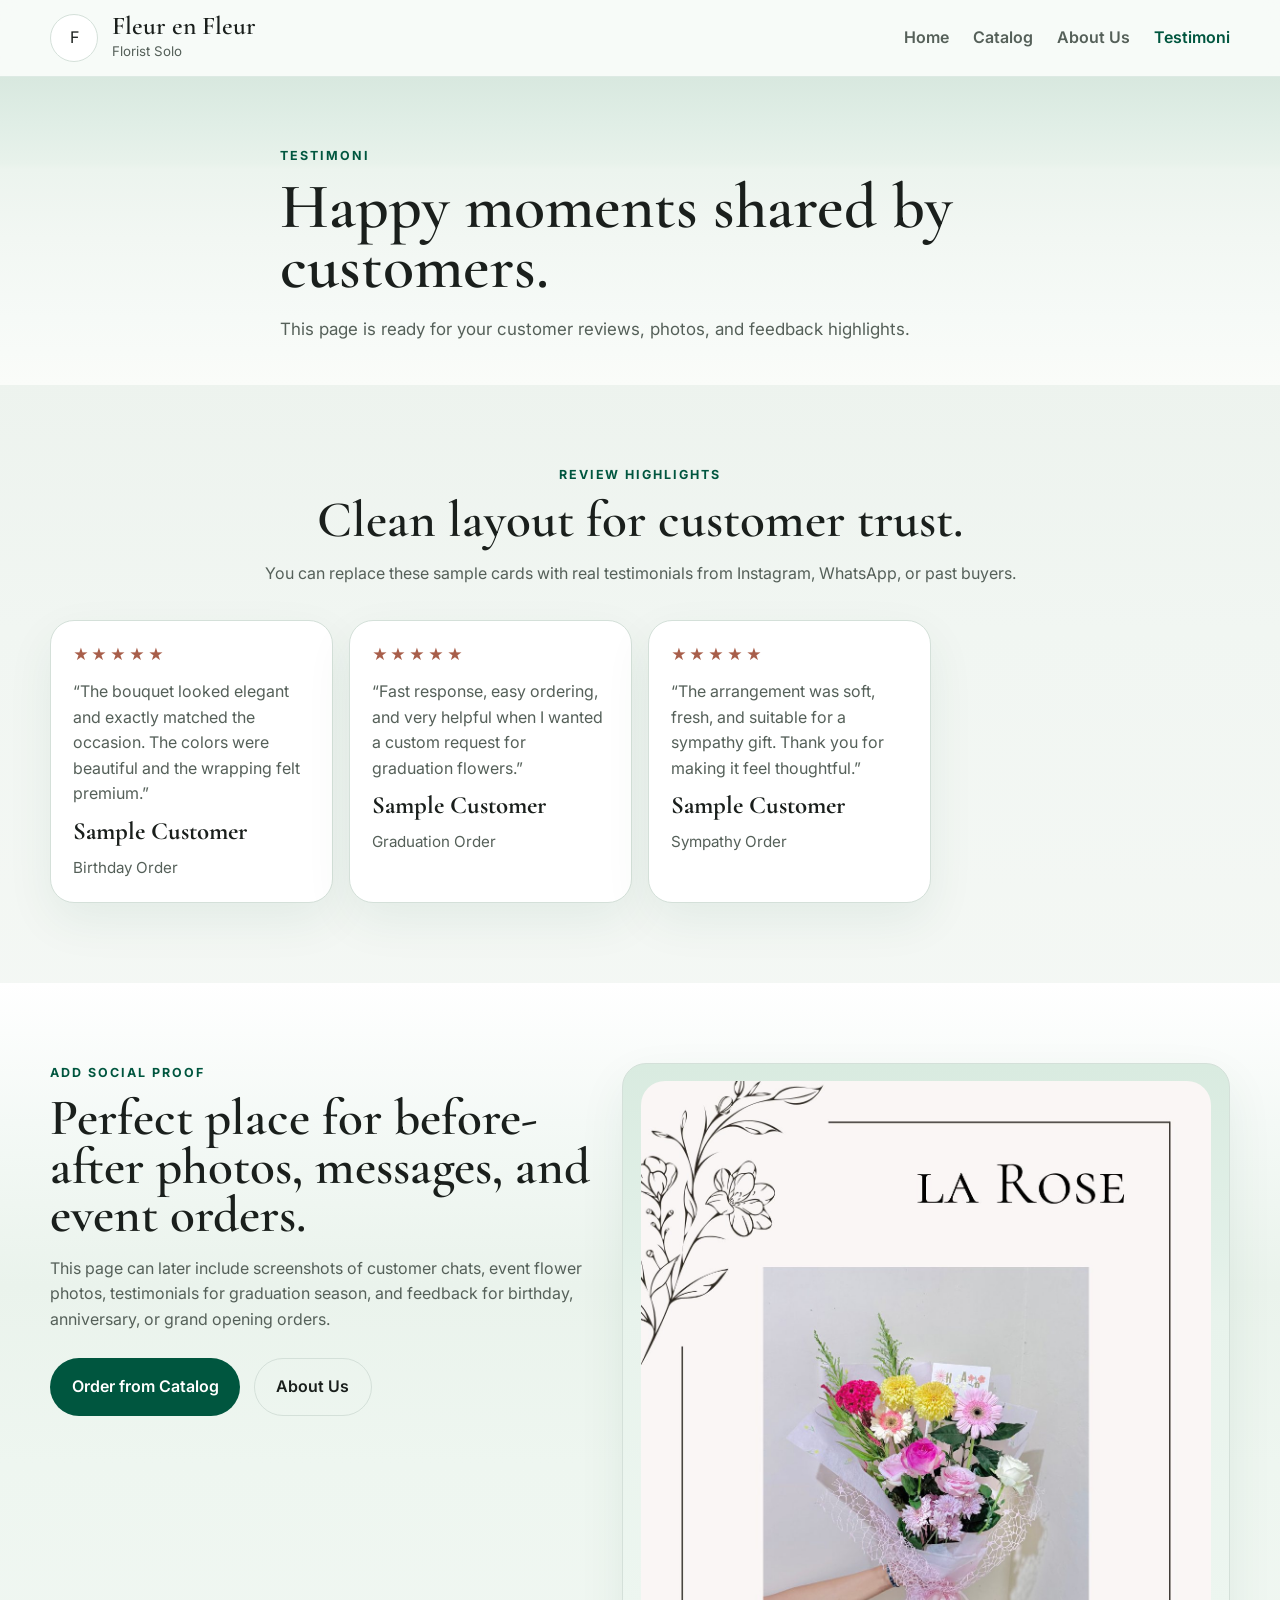
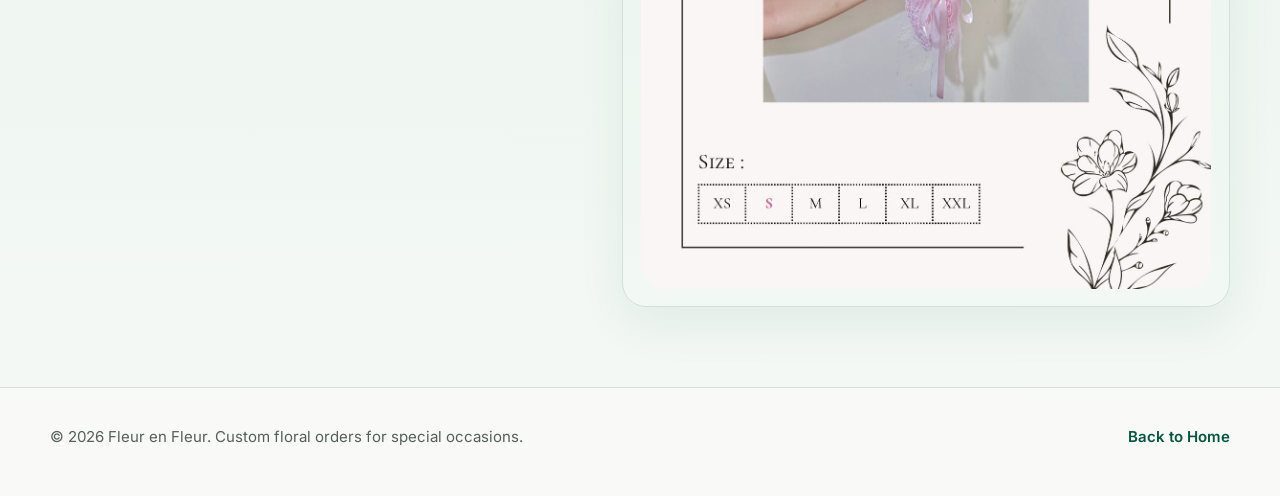
<file: html/testimoni.html>
<!DOCTYPE html>
<html lang="en">
<head>
  <meta charset="UTF-8" />
  <meta name="viewport" content="width=device-width, initial-scale=1.0" />
  <title>Fleur en Fleur - Testimoni</title>
  <meta name="description" content="Customer testimonials for Fleur en Fleur floral arrangements." />
  <link rel="preconnect" href="https://fonts.googleapis.com">
  <link rel="preconnect" href="https://fonts.gstatic.com" crossorigin>
  <link href="https://fonts.googleapis.com/css2?family=Cormorant+Garamond:wght@400;500;600;700&family=Inter:wght@400;500;600;700&display=swap" rel="stylesheet">
  <link rel="stylesheet" href="../css/styles.css" />
</head>
<body>
  <header class="site-header">
    <div class="container nav-wrap">
      <a class="brand" href="../home.html">
        <span class="brand-mark">F</span>
        <span>
          <strong>Fleur en Fleur</strong>
          <small>Florist Solo</small>
        </span>
      </a>

      <button class="menu-toggle" aria-label="Open menu" aria-expanded="false" aria-controls="nav-menu">
        <span></span><span></span><span></span>
      </button>

      <nav id="nav-menu" class="site-nav">
        <a href="../home.html">Home</a>
        <a href="catalog.html">Catalog</a>
        <a href="about.html">About Us</a>
        <a href="testimoni.html">Testimoni</a>
      </nav>
    </div>
  </header>

  <main>
    <section class="page-hero accent-bg">
      <div class="container page-hero-inner narrow">
        <p class="eyebrow">Testimoni</p>
        <h1>Happy moments shared by customers.</h1>
        <p>This page is ready for your customer reviews, photos, and feedback highlights.</p>
      </div>
    </section>

    <section class="section">
      <div class="container">
        <div class="section-heading">
          <p class="eyebrow">Review highlights</p>
          <h2>Clean layout for customer trust.</h2>
          <p>You can replace these sample cards with real testimonials from Instagram, WhatsApp, or past buyers.</p>
        </div>

        <div class="testimonial-grid">
          <article class="testimonial-card">
            <div class="stars">★★★★★</div>
            <p>“The bouquet looked elegant and exactly matched the occasion. The colors were beautiful and the wrapping felt premium.”</p>
            <strong>Sample Customer</strong>
            <span>Birthday Order</span>
          </article>
          <article class="testimonial-card">
            <div class="stars">★★★★★</div>
            <p>“Fast response, easy ordering, and very helpful when I wanted a custom request for graduation flowers.”</p>
            <strong>Sample Customer</strong>
            <span>Graduation Order</span>
          </article>
          <article class="testimonial-card">
            <div class="stars">★★★★★</div>
            <p>“The arrangement was soft, fresh, and suitable for a sympathy gift. Thank you for making it feel thoughtful.”</p>
            <strong>Sample Customer</strong>
            <span>Sympathy Order</span>
          </article>
        </div>
      </div>
    </section>

    <section class="section soft-bg">
      <div class="container split-grid about-split">
        <div>
          <div class="section-heading left-align no-bottom">
            <p class="eyebrow">Add social proof</p>
            <h2>Perfect place for before-after photos, messages, and event orders.</h2>
          </div>
          <p class="muted-paragraph">
            This page can later include screenshots of customer chats, event flower photos, testimonials for graduation season,
            and feedback for birthday, anniversary, or grand opening orders.
          </p>
          <div class="hero-actions">
            <a class="btn btn-primary" href="catalog.html">Order from Catalog</a>
            <a class="btn btn-secondary" href="about.html">About Us</a>
          </div>
        </div>
        <div class="hero-card">
          <img src="../assets/la_rose.jpg" alt="Pastel bouquet from Fleur en Fleur" />
        </div>
      </div>
    </section>
  </main>

  <footer class="site-footer">
    <div class="container footer-wrap">
      <p>© 2026 Fleur en Fleur. Custom floral orders for special occasions.</p>
      <a href="../home.html">Back to Home</a>
    </div>
  </footer>

  <script src="../js/script.js"></script>
</body>
</html>
</file>
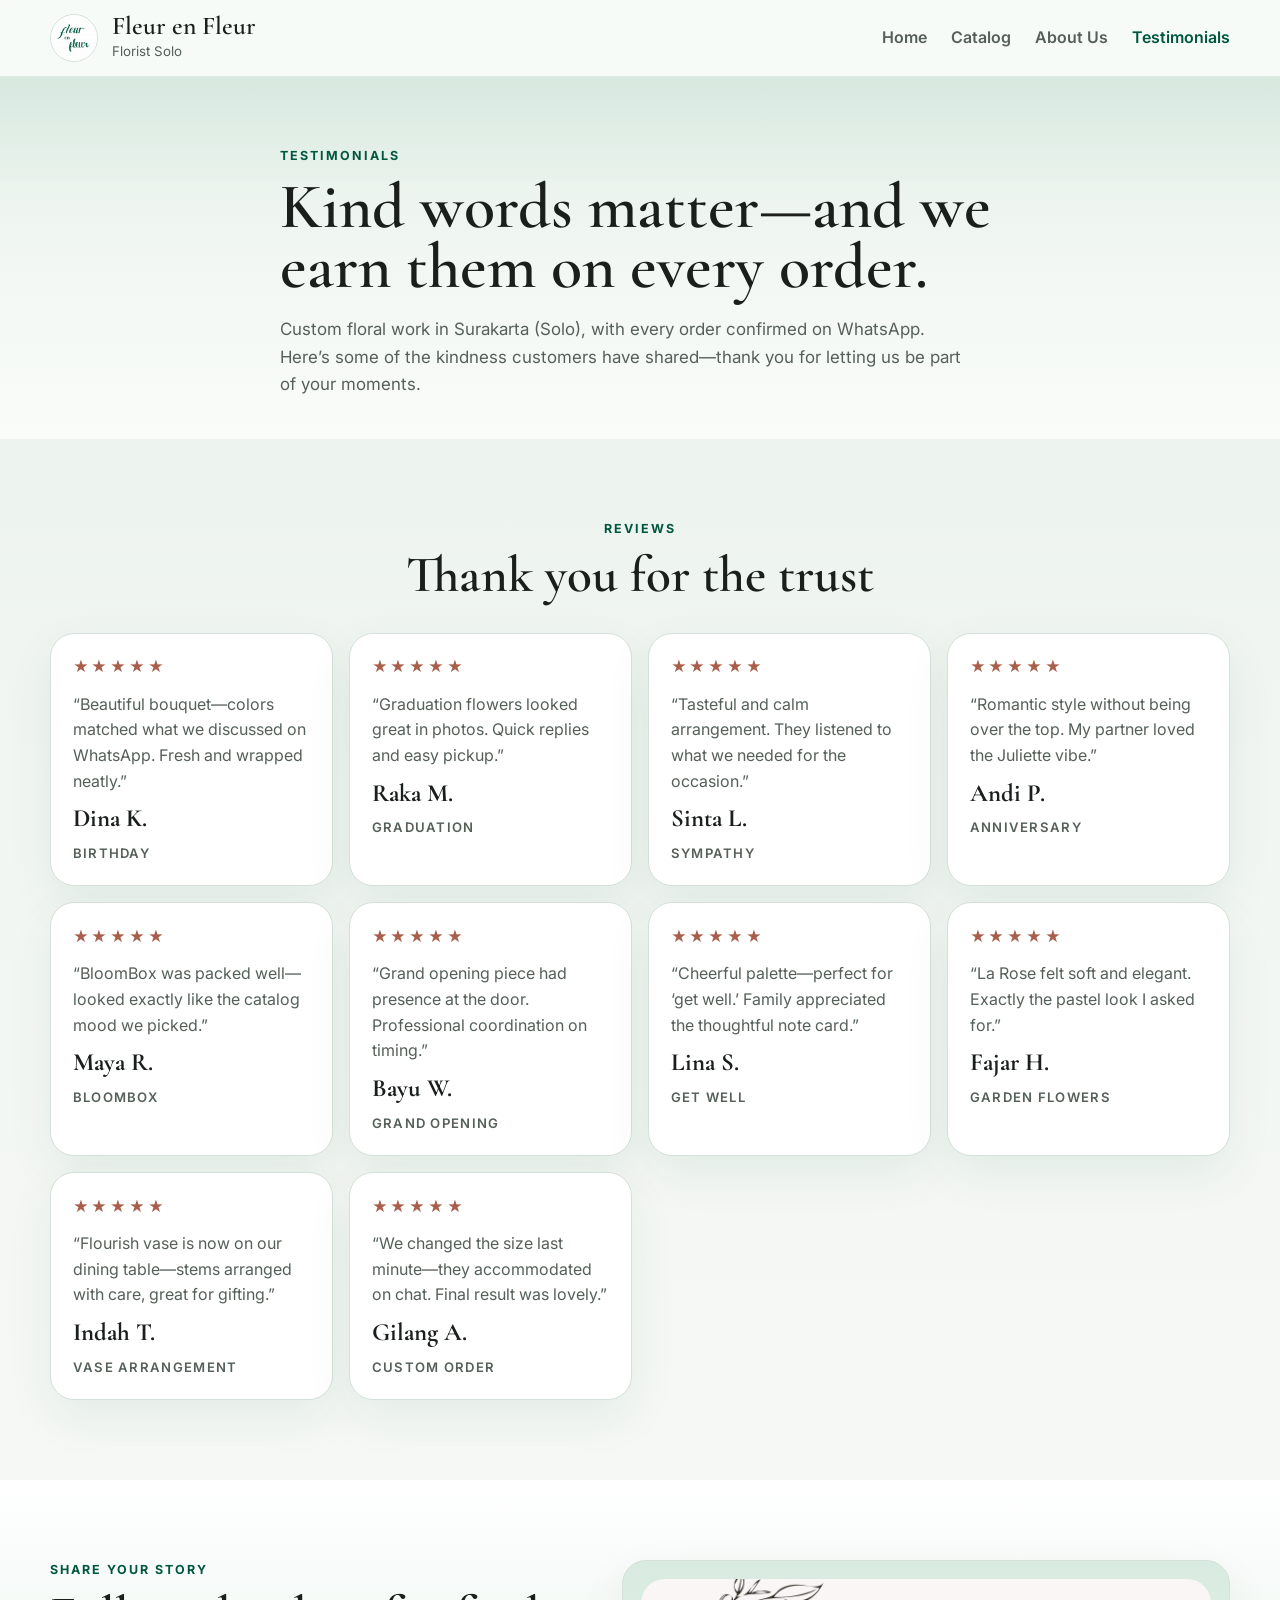
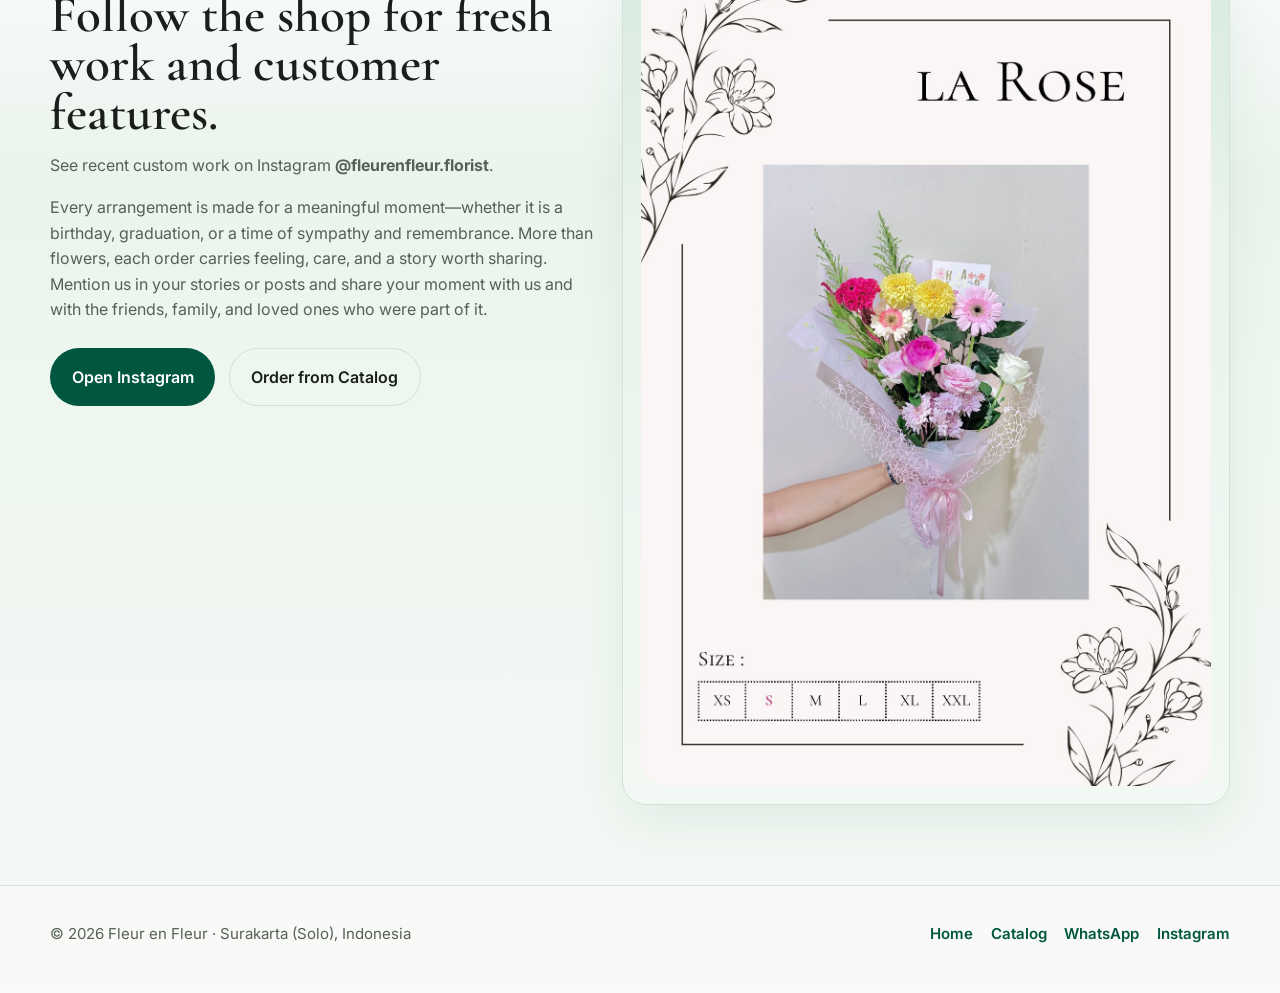
<file: html/testimonials.html>
<!DOCTYPE html>
<html lang="en">
<head>
  <meta charset="UTF-8" />
  <meta name="viewport" content="width=device-width, initial-scale=1, viewport-fit=cover" />
  <title>Testimonials | Fleur en Fleur</title>
  <meta name="description" content="Customer reviews for Fleur en Fleur — florist Surakarta (Solo). Bouquets, bloomboxes, vases. Order on WhatsApp." />
  <link rel="icon" href="../pics/logo.jpg" type="image/jpeg" />
  <link rel="preconnect" href="https://fonts.googleapis.com">
  <link rel="preconnect" href="https://fonts.gstatic.com" crossorigin>
  <link href="https://fonts.googleapis.com/css2?family=Cormorant+Garamond:wght@400;500;600;700&family=Inter:wght@400;500;600;700&display=swap" rel="stylesheet">
  <link rel="stylesheet" href="../css/styles.css" />
</head>
<body>
  <header class="site-header">
    <div class="container nav-wrap">
      <a class="brand" href="../home.html">
        <span class="brand-mark"><img src="../pics/logo.jpg" alt="" width="48" height="48" /></span>
        <span>
          <strong>Fleur en Fleur</strong>
          <small>Florist Solo</small>
        </span>
      </a>

      <button class="menu-toggle" aria-label="Open menu" aria-expanded="false" aria-controls="nav-menu">
        <span></span><span></span><span></span>
      </button>

      <nav id="nav-menu" class="site-nav">
        <a href="../home.html">Home</a>
        <a href="catalog.html">Catalog</a>
        <a href="about.html">About Us</a>
        <a href="testimonials.html">Testimonials</a>
      </nav>
    </div>
  </header>

  <main>
    <section class="page-hero accent-bg">
      <div class="container page-hero-inner narrow">
        <p class="eyebrow">Testimonials</p>
        <h1>Kind words matter—and we earn them on every order.</h1>
        <p>Custom floral work in Surakarta (Solo), with every order confirmed on WhatsApp. Here’s some of the kindness customers have shared—thank you for letting us be part of your moments.</p>
      </div>
    </section>

    <section class="section">
      <div class="container">
        <div class="section-heading">
          <p class="eyebrow">Reviews</p>
          <h2>Thank you for the trust</h2>
        </div>
        <p class="testimonial-swipe-hint">Swipe sideways for more</p>

        <div class="testimonial-scroll-wrap" role="region" aria-label="Customer reviews">
        <div class="testimonial-grid testimonial-track" role="list">
          <article class="testimonial-card" role="listitem">
            <div class="stars" aria-hidden="true">★★★★★</div>
            <p>“Beautiful bouquet—colors matched what we discussed on WhatsApp. Fresh and wrapped neatly.”</p>
            <strong>Dina K.</strong>
            <span class="role">Birthday</span>
          </article>
          <article class="testimonial-card" role="listitem">
            <div class="stars" aria-hidden="true">★★★★★</div>
            <p>“Graduation flowers looked great in photos. Quick replies and easy pickup.”</p>
            <strong>Raka M.</strong>
            <span class="role">Graduation</span>
          </article>
          <article class="testimonial-card" role="listitem">
            <div class="stars" aria-hidden="true">★★★★★</div>
            <p>“Tasteful and calm arrangement. They listened to what we needed for the occasion.”</p>
            <strong>Sinta L.</strong>
            <span class="role">Sympathy</span>
          </article>
          <article class="testimonial-card" role="listitem">
            <div class="stars" aria-hidden="true">★★★★★</div>
            <p>“Romantic style without being over the top. My partner loved the Juliette vibe.”</p>
            <strong>Andi P.</strong>
            <span class="role">Anniversary</span>
          </article>
          <article class="testimonial-card" role="listitem">
            <div class="stars" aria-hidden="true">★★★★★</div>
            <p>“BloomBox was packed well—looked exactly like the catalog mood we picked.”</p>
            <strong>Maya R.</strong>
            <span class="role">BloomBox</span>
          </article>
          <article class="testimonial-card" role="listitem">
            <div class="stars" aria-hidden="true">★★★★★</div>
            <p>“Grand opening piece had presence at the door. Professional coordination on timing.”</p>
            <strong>Bayu W.</strong>
            <span class="role">Grand opening</span>
          </article>
          <article class="testimonial-card" role="listitem">
            <div class="stars" aria-hidden="true">★★★★★</div>
            <p>“Cheerful palette—perfect for ‘get well.’ Family appreciated the thoughtful note card.”</p>
            <strong>Lina S.</strong>
            <span class="role">Get well</span>
          </article>
          <article class="testimonial-card" role="listitem">
            <div class="stars" aria-hidden="true">★★★★★</div>
            <p>“La Rose felt soft and elegant. Exactly the pastel look I asked for.”</p>
            <strong>Fajar H.</strong>
            <span class="role">Garden flowers</span>
          </article>
          <article class="testimonial-card" role="listitem">
            <div class="stars" aria-hidden="true">★★★★★</div>
            <p>“Flourish vase is now on our dining table—stems arranged with care, great for gifting.”</p>
            <strong>Indah T.</strong>
            <span class="role">Vase arrangement</span>
          </article>
          <article class="testimonial-card" role="listitem">
            <div class="stars" aria-hidden="true">★★★★★</div>
            <p>“We changed the size last minute—they accommodated on chat. Final result was lovely.”</p>
            <strong>Gilang A.</strong>
            <span class="role">Custom order</span>
          </article>
        </div>
        </div>
      </div>
    </section>

    <section class="section soft-bg">
      <div class="container split-grid about-split">
        <div>
          <div class="section-heading left-align no-bottom">
            <p class="eyebrow">Share your story</p>
            <h2>Follow the shop for fresh work and customer features.</h2>
          </div>
          <p class="muted-paragraph">
            See recent custom work on Instagram <strong>@fleurenfleur.florist</strong>.
          </p>
          <p class="muted-paragraph">
            Every arrangement is made for a meaningful moment—whether it is a birthday, graduation, or a time of sympathy and remembrance. More than flowers, each order carries feeling, care, and a story worth sharing. Mention us in your stories or posts and share your moment with us and with the friends, family, and loved ones who were part of it.
          </p>
          <div class="hero-actions">
            <a class="btn btn-primary" href="https://www.instagram.com/fleurenfleur.florist/" target="_blank" rel="noopener">Open Instagram</a>
            <a class="btn btn-secondary" href="catalog.html">Order from Catalog</a>
          </div>
        </div>
        <div class="hero-card">
          <img src="../assets/la_rose.jpg" alt="Pastel bouquet from Fleur en Fleur" />
        </div>
      </div>
    </section>
  </main>

  <footer class="site-footer">
    <div class="container footer-wrap">
      <p>© 2026 Fleur en Fleur · Surakarta (Solo), Indonesia</p>
      <nav class="footer-links" aria-label="Footer">
        <a href="../home.html">Home</a>
        <a href="catalog.html">Catalog</a>
        <a href="https://wa.me/6289609338889" target="_blank" rel="noopener">WhatsApp</a>
        <a href="https://www.instagram.com/fleurenfleur.florist/" target="_blank" rel="noopener">Instagram</a>
      </nav>
    </div>
  </footer>

  <script src="../js/script.js"></script>
</body>
</html>
</file>
<file: css/styles.css>
:root {
  /* Greens sampled from logo wordmark */
  --primary: #00563f;
  --primary-dark: #003d2c;
  --primary-rgb: 0, 86, 63;

  --bg: #f8faf7;
  --surface: #ffffff;
  --surface-2: #eef3ef;
  --ink: #1a1f1c;
  --muted: #556059;
  --line: #d4e0d9;

  /* Warm accent — terracotta rose (pairs with green, not pink-mauve walls) */
  --accent: #a85e4a;
  --accent-soft: #f2ebe6;

  --shadow: 0 18px 48px rgba(var(--primary-rgb), 0.07);

  /* Botanical cream + sage mist — top ~30% carries the tint, rest opens to ivory */
  --gradient-page: linear-gradient(
    180deg,
    #e8f0ea 0%,
    #edf3ee 18%,
    #f1f6f2 30%,
    #f5f8f5 55%,
    #f9faf8 100%
  );
  --gradient-hero: linear-gradient(
    180deg,
    #d8e8df 0%,
    #e0eee6 15%,
    #e8f2eb 28%,
    #ecf4ee 30%,
    #f2f7f3 52%,
    #f6faf7 78%,
    #fafcf9 100%
  );
  --gradient-soft: linear-gradient(
    180deg,
    #ffffff 0%,
    #f4f9f6 14%,
    #eaf3ec 30%,
    #eef6f0 48%,
    #f3f8f4 100%
  );

  --radius: 24px;
  --container: 1180px;
}

* { box-sizing: border-box; }
html { scroll-behavior: smooth; }
body {
  margin: 0;
  background: var(--gradient-page);
  background-color: var(--bg);
  color: var(--ink);
  font-family: 'Inter', Arial, sans-serif;
  line-height: 1.6;
  /* iPhone safe area (home indicator, rounded corners) */
  padding-bottom: env(safe-area-inset-bottom, 0px);
}
img { max-width: 100%; display: block; }
a { color: inherit; text-decoration: none; }
.container {
  width: min(var(--container), calc(100% - 2rem));
  margin: 0 auto;
}

.site-header {
  position: sticky;
  top: 0;
  z-index: 50;
  background: rgba(248, 251, 249, 0.94);
  backdrop-filter: blur(12px);
  border-bottom: 1px solid rgba(var(--primary-rgb), 0.1);
}
.nav-wrap {
  display: flex;
  align-items: center;
  justify-content: space-between;
  gap: 1rem;
  min-height: 76px;
}
.brand {
  display: inline-flex;
  align-items: center;
  gap: 0.85rem;
}
.brand strong,
.hero h1,
.page-hero h1,
.section-heading h2,
.product-card h3,
.contact-card h3,
.occasion-card h3,
.info-card h3,
.testimonial-card strong,
.cta-panel h2 {
  font-family: 'Cormorant Garamond', Georgia, serif;
}
.brand strong {
  display: block;
  font-size: 1.6rem;
  font-weight: 600;
  line-height: 1;
}
.brand small {
  display: block;
  color: var(--muted);
  margin-top: 0.15rem;
}
.brand-mark {
  width: 48px;
  height: 48px;
  border-radius: 50%;
  display: grid;
  place-items: center;
  overflow: hidden;
  flex-shrink: 0;
  background: var(--surface);
  border: 1px solid var(--line);
}
.brand-mark img {
  width: 100%;
  height: 100%;
  object-fit: cover;
}
.site-nav {
  display: flex;
  align-items: center;
  gap: 1.5rem;
}
.site-nav a {
  color: var(--muted);
  font-weight: 600;
  padding: 0.35rem 0;
}
.site-nav a:hover,
.site-nav a.active {
  color: var(--primary);
}
.menu-toggle {
  display: none;
  border: 0;
  background: transparent;
  padding: 0.3rem;
  cursor: pointer;
}
.menu-toggle span {
  display: block;
  width: 24px;
  height: 2px;
  margin: 5px 0;
  background: var(--ink);
}

.hero {
  padding: 4.5rem 0 2.8rem;
}
.hero-grid {
  display: grid;
  grid-template-columns: 1.12fr 0.88fr;
  gap: 2rem;
  align-items: center;
}
.page-hero {
  padding: 4.3rem 0 2.6rem;
}
.page-hero-inner {
  max-width: 840px;
}
.page-hero-inner.narrow {
  max-width: 720px;
}
.page-hero h1,
.hero h1 {
  margin: 0;
  font-size: clamp(2.7rem, 5vw, 5rem);
  line-height: 0.94;
  font-weight: 600;
}
.page-hero p:last-child,
.hero-text {
  margin: 1.2rem 0 0;
  max-width: 62ch;
  color: var(--muted);
  font-size: 1.06rem;
}
.eyebrow {
  margin: 0 0 0.7rem;
  color: var(--primary);
  text-transform: uppercase;
  letter-spacing: 0.16em;
  font-size: 0.78rem;
  font-weight: 700;
}
.hero-actions,
.contact-actions,
.form-actions,
.cta-actions {
  display: flex;
  gap: 0.85rem;
  flex-wrap: wrap;
  margin-top: 1.6rem;
}
.btn {
  display: inline-flex;
  align-items: center;
  justify-content: center;
  border-radius: 999px;
  padding: 0.95rem 1.35rem;
  font-weight: 600;
  transition: transform 0.2s ease, background 0.2s ease, color 0.2s ease;
}
.btn:hover { transform: translateY(-1px); }
.btn-primary {
  background: var(--primary);
  color: #fff;
}
.btn-primary:hover { background: var(--primary-dark); }
.btn-secondary {
  background: transparent;
  color: var(--ink);
  border: 1px solid var(--line);
}
.btn-secondary:hover { background: #fff; }
.hero-badges {
  list-style: none;
  padding: 0;
  margin: 1.8rem 0 0;
  display: flex;
  flex-wrap: wrap;
  gap: 0.75rem;
}
.hero-badges li {
  padding: 0.65rem 0.95rem;
  border-radius: 999px;
  background: #fff;
  border: 1px solid var(--line);
  color: var(--muted);
  font-size: 0.94rem;
}
.hero-card,
.cta-panel,
.occasion-card,
.info-card,
.contact-card,
.form-note,
.order-form,
.product-card,
.testimonial-card {
  background: var(--surface);
  border: 1px solid var(--line);
  border-radius: var(--radius);
  box-shadow: var(--shadow);
}
.hero-card {
  background: linear-gradient(
    180deg,
    #d9ebe0 0%,
    #e2f0e8 22%,
    #e8f3ec 30%,
    #edf6f0 65%,
    #f2f8f3 100%
  );
  padding: 1.1rem;
}
.hero-card img { border-radius: 24px; }

.section { padding: 5rem 0; }
.soft-bg { background: var(--gradient-soft); }
.accent-bg { background: var(--gradient-hero); }
.section-heading {
  max-width: 760px;
  margin: 0 auto 2.1rem;
  text-align: center;
}
.section-heading.left-align {
  margin-left: 0;
  text-align: left;
}
.section-heading.no-bottom { margin-bottom: 1rem; }
.section-heading h2 {
  margin: 0;
  font-size: clamp(2.1rem, 4vw, 3.6rem);
  line-height: 0.95;
  font-weight: 600;
}
/* All body lines under a section title share the same muted color (not only :last-child) */
.section-heading h2 ~ p {
  margin: 0.75rem 0 0;
  color: var(--muted);
}
.section-heading h2 + p {
  margin-top: 1rem;
}
.muted-paragraph {
  margin: 1rem 0 0;
  color: var(--muted);
}
.lead {
  color: var(--muted);
  font-size: 1.02rem;
}

.occasion-grid {
  display: grid;
  grid-template-columns: repeat(3, minmax(0, 1fr));
  gap: 1rem;
}
.occasion-card,
.info-card,
.contact-card,
.form-note,
.order-form,
.testimonial-card {
  padding: 1.35rem;
}
.occasion-card h3 {
  margin: 0 0 0.35rem;
  font-size: 1.7rem;
}
.occasion-card p,
.info-card p,
.testimonial-card p { margin: 0; color: var(--muted); }

.collection-grid {
  display: grid;
  grid-template-columns: repeat(2, minmax(0, 1fr));
  gap: 1.25rem;
}
.collection-grid.two-featured {
  grid-template-columns: repeat(2, minmax(0, 1fr));
}
.product-card {
  overflow: hidden;
}
.product-card img {
  width: 100%;
  aspect-ratio: 4 / 4.8;
  object-fit: cover;
  background: #e9f1ec;
}
/* BloomBox / vase: show full photo without cropping */
.small-product-card img {
  aspect-ratio: 1 / 1;
  object-fit: contain;
  padding: 0.5rem;
  background: #eef6f1;
}
.product-content { padding: 1.2rem 1.2rem 1.35rem; }
.product-label {
  margin: 0 0 0.35rem;
  color: var(--accent);
  text-transform: uppercase;
  letter-spacing: 0.12em;
  font-size: 0.78rem;
  font-weight: 700;
}
.product-card h3 {
  margin: 0 0 0.45rem;
  font-size: 2rem;
  font-weight: 600;
}
.product-card p:not(.product-label) {
  margin: 0 0 1rem;
  color: var(--muted);
}
.meta-row {
  display: flex;
  justify-content: space-between;
  gap: 1rem;
  padding: 0.7rem 0;
  border-top: 1px solid var(--line);
}
.meta-row span { color: var(--muted); }
.featured-card {
  background: linear-gradient(
    180deg,
    #ffffff 0%,
    #f2f8f4 20%,
    #e8f2ec 30%,
    #edf6f1 65%,
    #f0f8f3 100%
  );
}

.split-grid,
.form-layout,
.contact-grid,
.about-split {
  display: grid;
  gap: 1.4rem;
  align-items: start;
}
.split-grid,
.contact-grid,
.about-split {
  grid-template-columns: 0.95fr 1.05fr;
}
.form-layout {
  grid-template-columns: 0.82fr 1.18fr;
}
.info-panels,
.product-panels {
  display: grid;
  gap: 1rem;
}
.info-panels,
.product-panels {
  grid-template-columns: repeat(2, minmax(0, 1fr));
}
.info-card h3 {
  margin: 0 0 0.4rem;
  font-size: 1.7rem;
}

.form-note h3 {
  margin: 0 0 0.7rem;
  font-size: 1.75rem;
}
.form-note ul {
  margin: 0;
  padding-left: 1.1rem;
  color: var(--muted);
}
.field { margin-bottom: 1rem; }
.two-col,
.three-col {
  display: grid;
  gap: 0.9rem;
}
.two-col { grid-template-columns: repeat(2, minmax(0, 1fr)); }
.three-col { grid-template-columns: repeat(3, minmax(0, 1fr)); }
label {
  display: block;
  margin-bottom: 0.4rem;
  font-size: 0.92rem;
  font-weight: 600;
}
input,
select,
textarea {
  width: 100%;
  border: 1px solid var(--line);
  background: #fff;
  border-radius: 16px;
  padding: 0.95rem 1rem;
  font: inherit;
  color: var(--ink);
}
textarea { resize: vertical; }
input:focus,
select:focus,
textarea:focus {
  outline: none;
  border-color: rgba(var(--primary-rgb), 0.45);
  box-shadow: 0 0 0 4px rgba(var(--primary-rgb), 0.1);
}

.contact-card > div + div { margin-top: 1rem; }
.contact-label {
  display: block;
  color: var(--accent);
  text-transform: uppercase;
  letter-spacing: 0.12em;
  font-size: 0.78rem;
  font-weight: 700;
  margin-bottom: 0.2rem;
}
.contact-card p {
  margin: 0;
  color: var(--ink);
  font-size: 1.02rem;
}

/* Desktop: multi-column grid. Mobile override lives in max-width block + .testimonial-track */
.testimonial-grid {
  display: grid;
  gap: 1rem;
  grid-template-columns: repeat(auto-fill, minmax(260px, 1fr));
}
.testimonial-card {
  display: flex;
  flex-direction: column;
  gap: 0.75rem;
}
.testimonial-card strong {
  font-size: 1.55rem;
  line-height: 1;
}
.testimonial-card span {
  color: var(--muted);
  font-size: 0.95rem;
}
.stars {
  letter-spacing: 0.18em;
  color: var(--accent);
  font-size: 0.95rem;
  font-weight: 700;
}
.testimonial-card span.role {
  font-size: 0.82rem;
  text-transform: uppercase;
  letter-spacing: 0.1em;
  color: var(--muted);
  font-weight: 600;
}

/* Reviews: mobile = horizontal swipe (see 760px block) */
.testimonial-swipe-hint {
  display: none;
  text-align: center;
  font-size: 0.82rem;
  font-weight: 600;
  letter-spacing: 0.06em;
  color: var(--muted);
  margin: 0 0 1rem;
}
.testimonial-scroll-wrap {
  min-width: 0;
  width: 100%;
  max-width: 100%;
}

.cta-panel {
  padding: 1.5rem;
  display: flex;
  align-items: center;
  justify-content: space-between;
  gap: 1rem;
}
.cta-panel h2 {
  margin: 0;
  font-size: clamp(2rem, 4vw, 3rem);
  line-height: 0.95;
  font-weight: 600;
}

.site-footer {
  padding: 1.35rem 0 2rem;
  border-top: 1px solid var(--line);
}
.footer-wrap {
  display: flex;
  justify-content: space-between;
  align-items: center;
  flex-wrap: wrap;
  gap: 1rem;
  color: var(--muted);
  font-size: 0.94rem;
}
.footer-wrap a { color: var(--primary); font-weight: 600; }
.footer-links {
  display: flex;
  flex-wrap: wrap;
  gap: 0.85rem 1.1rem;
  align-items: center;
}
.footer-links a { white-space: nowrap; }
.form-disclaimer {
  margin: 0 0 1rem;
  font-size: 0.88rem;
  color: var(--muted);
  line-height: 1.5;
}

@media (max-width: 960px) {
  .hero-grid,
  .split-grid,
  .form-layout,
  .contact-grid,
  .collection-grid,
  .occasion-grid,
  .about-split,
  .cta-panel {
    grid-template-columns: 1fr;
  }

  .cta-panel {
    display: grid;
  }

  .info-panels,
  .product-panels {
    grid-template-columns: 1fr 1fr;
  }

  /* Center badge chips when hero stacks (tablet) */
  .hero .hero-badges {
    justify-content: center;
  }
}

/* Reviews: horizontal row + swipe (phones & tablets — own breakpoint so it always wins) */
@media screen and (max-width: 1024px) {
  .testimonial-swipe-hint {
    display: block;
  }
  .testimonial-scroll-wrap {
    margin-left: calc(-1rem - env(safe-area-inset-left, 0px));
    margin-right: calc(-1rem - env(safe-area-inset-right, 0px));
    padding-left: env(safe-area-inset-left, 0px);
    padding-right: env(safe-area-inset-right, 0px);
  }
  .testimonial-scroll-wrap .testimonial-grid,
  .testimonial-scroll-wrap .testimonial-track {
    display: flex !important;
    flex-direction: row !important;
    flex-wrap: nowrap !important;
    align-items: stretch;
    gap: 0.75rem;
    width: 100%;
    max-width: none;
    overflow-x: auto;
    overflow-y: hidden;
    scroll-snap-type: x mandatory;
    scroll-padding-inline: max(1rem, env(safe-area-inset-left, 0px)) max(1rem, env(safe-area-inset-right, 0px));
    padding: 0 max(1rem, env(safe-area-inset-right, 0px)) 0.65rem max(1rem, env(safe-area-inset-left, 0px));
    -webkit-overflow-scrolling: touch;
    overscroll-behavior-x: contain;
    touch-action: pan-x;
    grid-template-columns: none !important;
  }
  .testimonial-scroll-wrap .testimonial-grid::-webkit-scrollbar,
  .testimonial-scroll-wrap .testimonial-track::-webkit-scrollbar {
    height: 5px;
  }
  .testimonial-scroll-wrap .testimonial-grid::-webkit-scrollbar-thumb,
  .testimonial-scroll-wrap .testimonial-track::-webkit-scrollbar-thumb {
    background: var(--line);
    border-radius: 999px;
  }
  .testimonial-scroll-wrap .testimonial-card {
    flex: 0 0 min(88vw, 20rem);
    width: min(88vw, 20rem);
    min-width: 0;
    max-width: min(88vw, 20rem);
    scroll-snap-align: center;
    scroll-snap-stop: normal;
    padding: 1rem 1.1rem;
    gap: 0.55rem;
  }
  .testimonial-scroll-wrap .testimonial-card strong {
    font-size: 1.35rem;
  }
  .testimonial-scroll-wrap .testimonial-card p {
    font-size: 0.95rem;
    line-height: 1.45;
  }
}

@media (max-width: 760px) {
  .menu-toggle { display: block; }
  .site-nav {
    position: absolute;
    top: 76px;
    left: 0;
    right: 0;
    background: rgba(248, 251, 249, 0.98);
    border-bottom: 1px solid var(--line);
    display: none;
    flex-direction: column;
    align-items: flex-start;
    padding: 1rem;
  }
  .site-nav.open { display: flex; }
  .hero,
  .page-hero { padding-top: 2.5rem; }
  .hero h1,
  .page-hero h1 { font-size: 2.8rem; }
  .section { padding: 3.8rem 0; }
  .section-heading h2,
  .cta-panel h2 { font-size: 2.45rem; }
  .two-col,
  .three-col,
  .info-panels,
  .product-panels {
    grid-template-columns: 1fr;
  }

  .footer-wrap {
    flex-direction: column;
  }

  /* Phone: stacked, equal width, centered — reads symmetrical */
  .hero .hero-badges {
    flex-direction: column;
    align-items: center;
    gap: 0.65rem;
    margin-top: 1.5rem;
  }
  .hero .hero-badges li {
    width: 100%;
    max-width: 20rem;
    text-align: center;
    box-sizing: border-box;
  }
}
</file>
